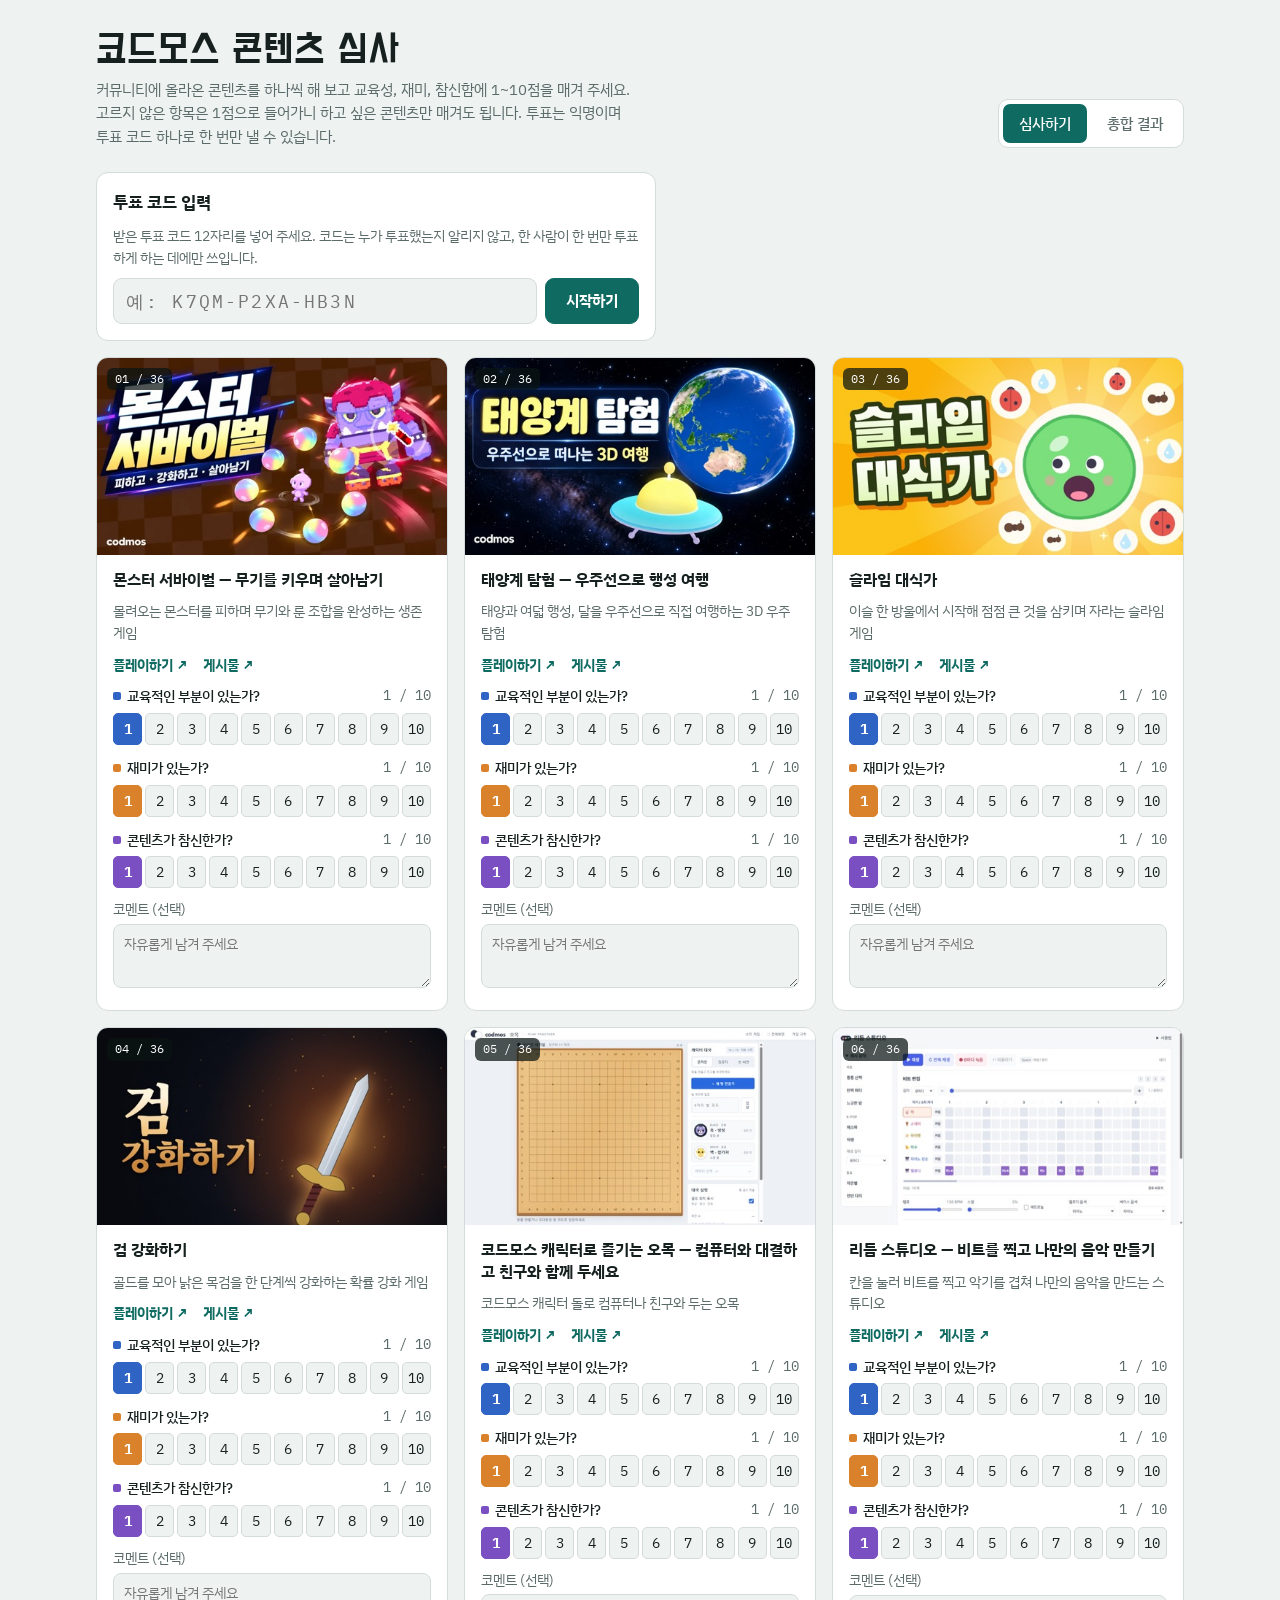
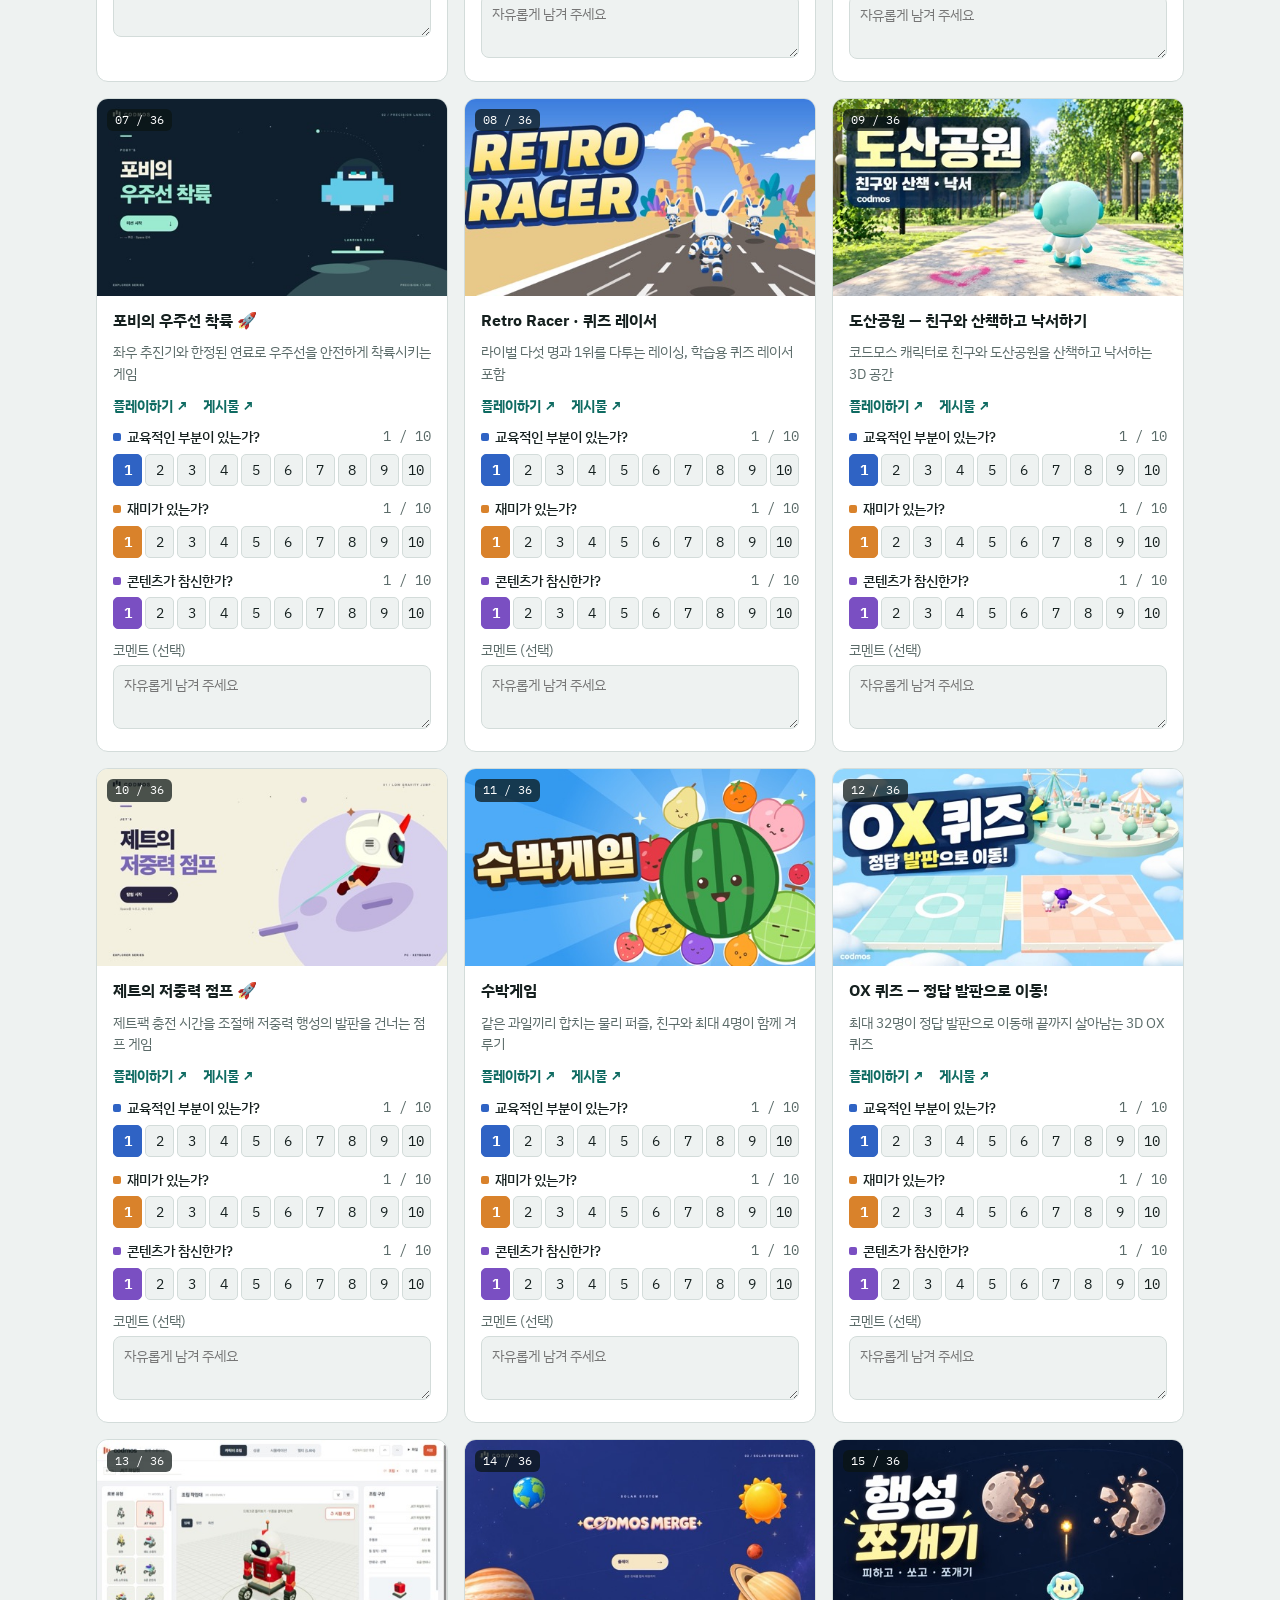
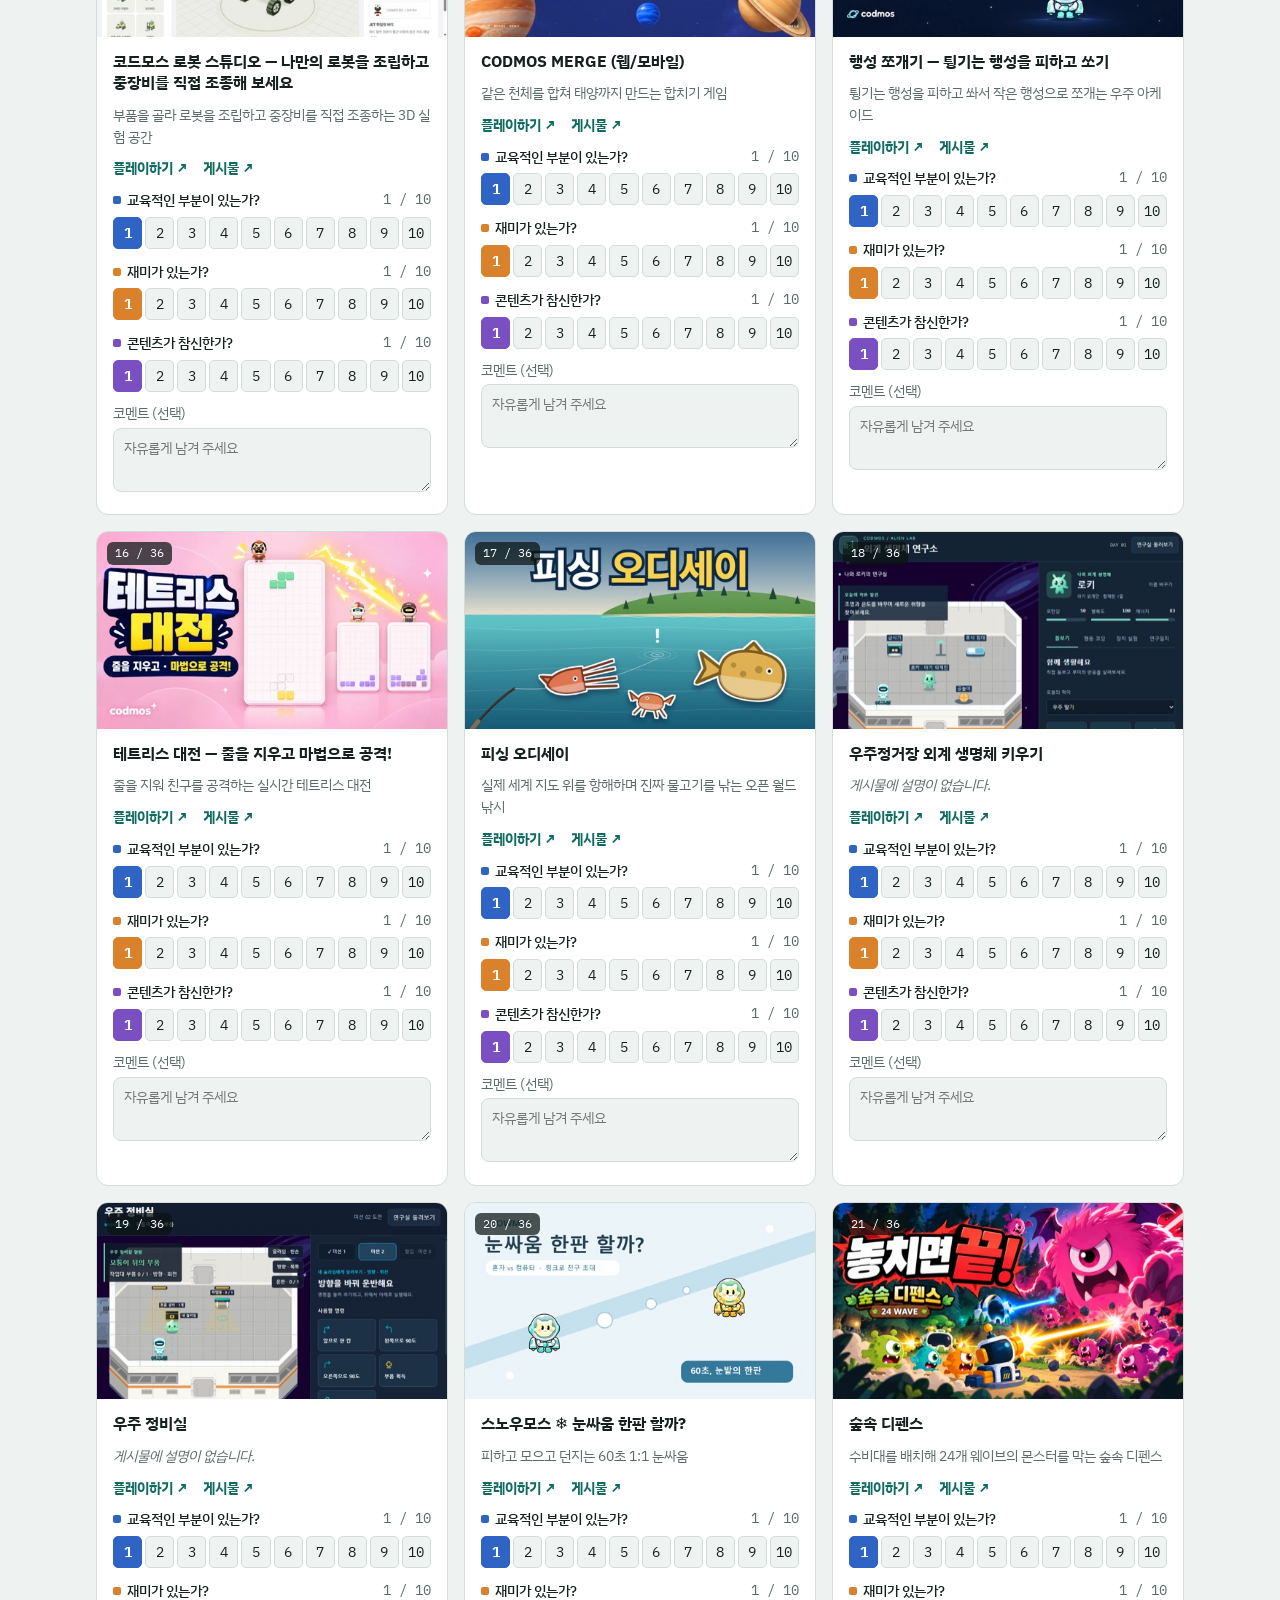
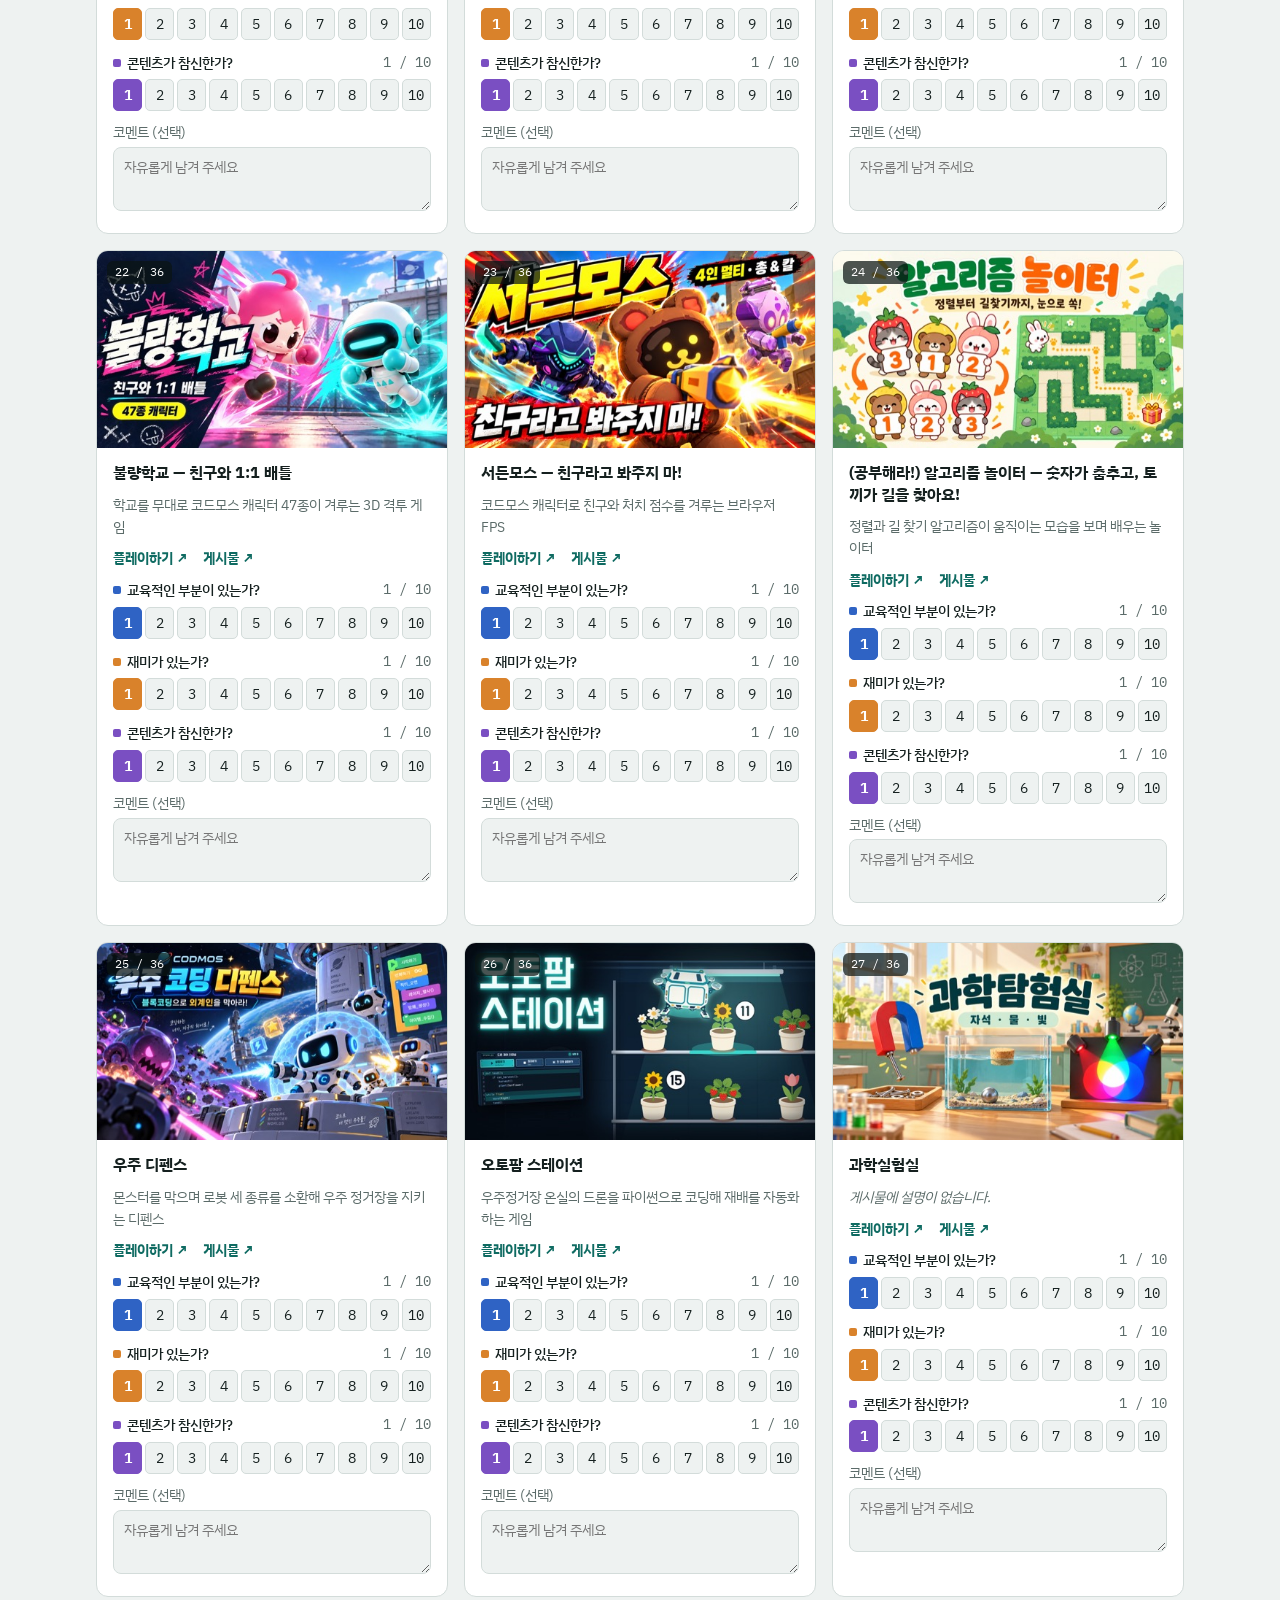
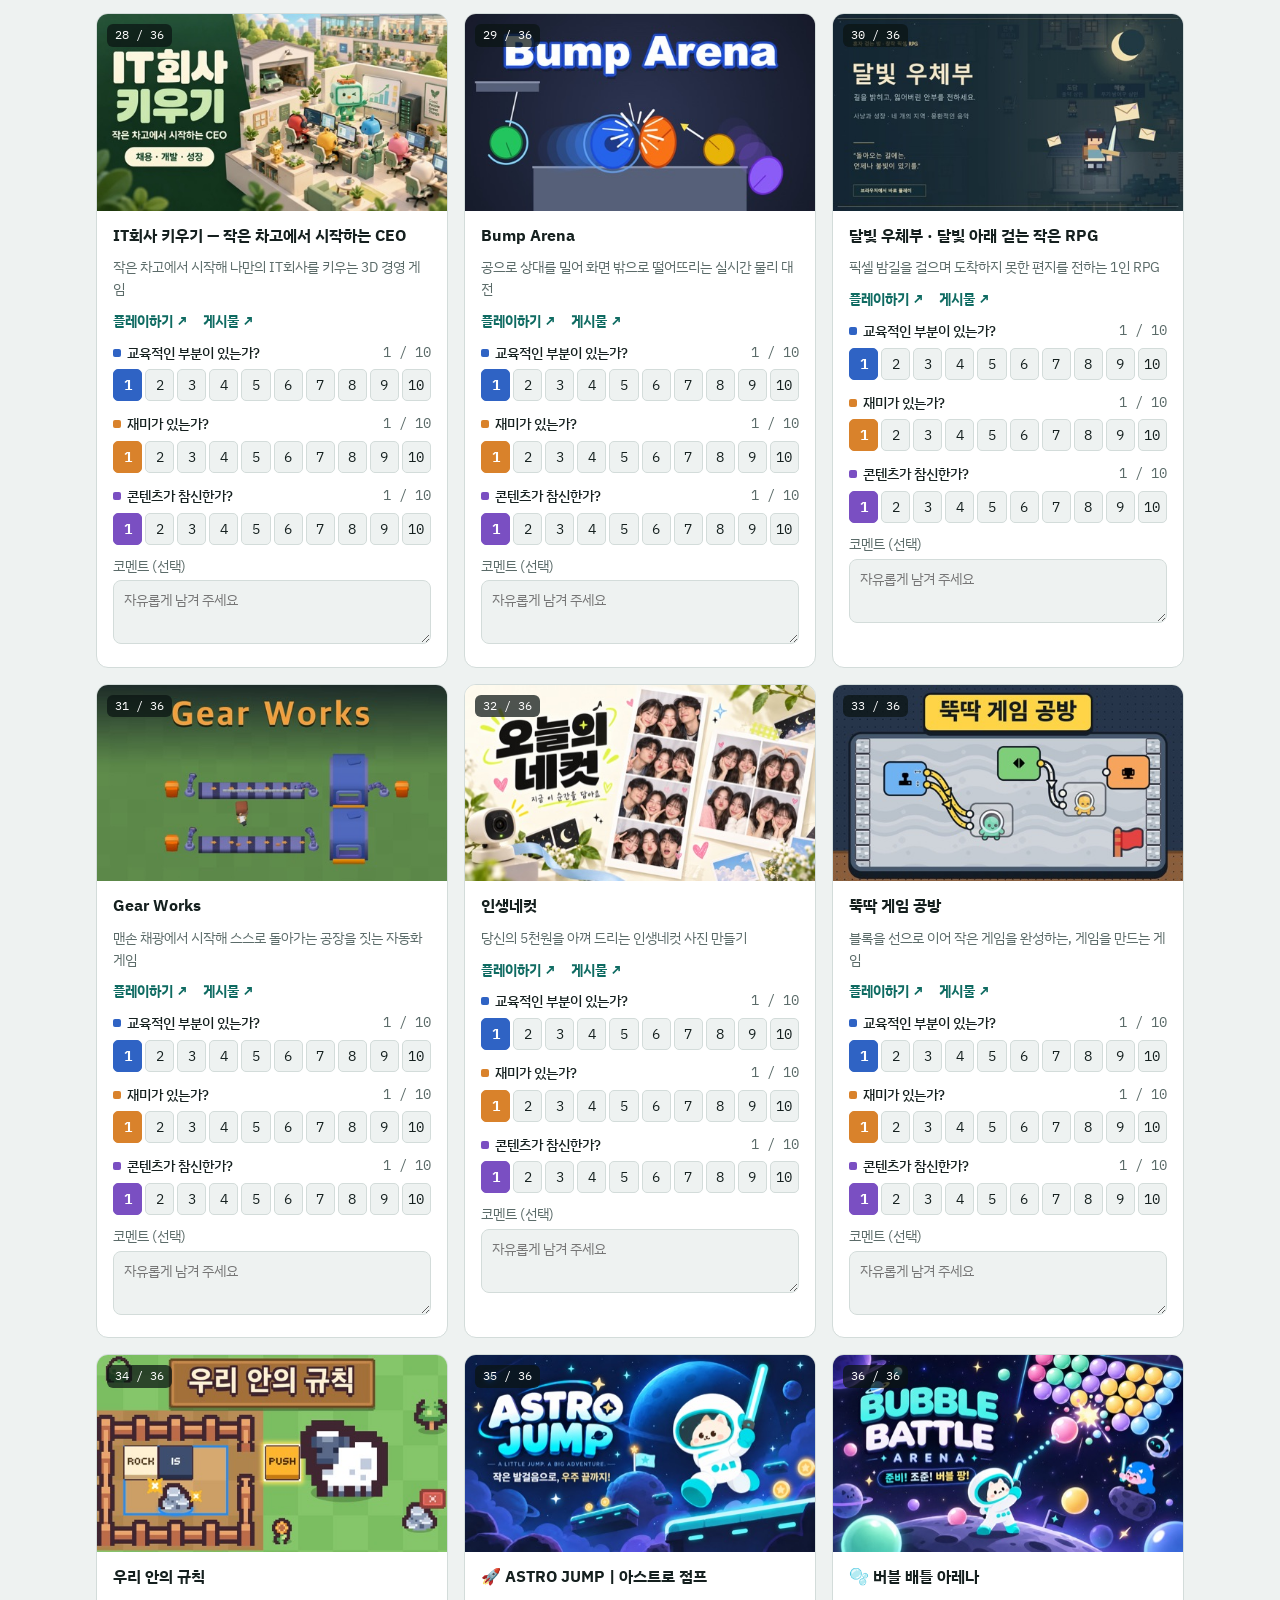
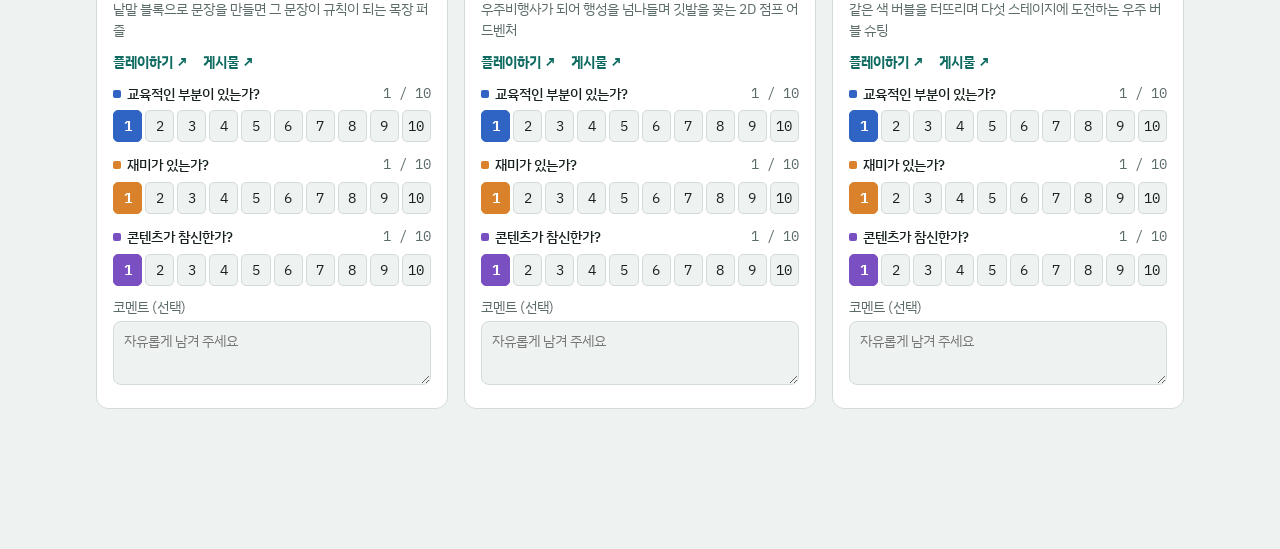
<file: index.html>
<!doctype html>
<html lang="ko">
<head>
<meta charset="utf-8">
<meta name="viewport" content="width=device-width, initial-scale=1, viewport-fit=cover">
<title>코드모스 콘텐츠 심사</title>
<link rel="preconnect" href="https://fonts.googleapis.com">
<link rel="preconnect" href="https://fonts.gstatic.com" crossorigin>
<link rel="stylesheet" href="https://fonts.googleapis.com/css2?family=Do+Hyeon&family=IBM+Plex+Sans+KR:wght@400;500;700&family=IBM+Plex+Mono:wght@500&display=swap">
<link rel="stylesheet" href="style.css">
</head>
<body>
<div class="wrap">
  <header class="top">
    <div>
      <h1>코드모스 콘텐츠 심사</h1>
      <p class="lead">커뮤니티에 올라온 콘텐츠를 하나씩 해 보고 교육성, 재미, 참신함에 1~10점을 매겨 주세요. 고르지 않은 항목은 1점으로 들어가니 하고 싶은 콘텐츠만 매겨도 됩니다. 투표는 익명이며 투표 코드 하나로 한 번만 낼 수 있습니다.</p>
    </div>
    <nav class="tabs" role="tablist">
      <button id="tab-vote" role="tab" aria-selected="true">심사하기</button>
      <button id="tab-result" role="tab" aria-selected="false">총합 결과</button>
    </nav>
  </header>
  <div id="status" class="notice" hidden></div>
</div>

<main id="view-vote">
  <div class="wrap">
    <section class="gate" id="gate">
      <h2>투표 코드 입력</h2>
      <p>받은 투표 코드 12자리를 넣어 주세요. 코드는 누가 투표했는지 알리지 않고, 한 사람이 한 번만 투표하게 하는 데에만 쓰입니다.</p>
      <form id="code-form">
        <input id="code-input" autocomplete="off" autocapitalize="characters" spellcheck="false" placeholder="예: K7QM-P2XA-HB3N" maxlength="18" aria-label="투표 코드">
        <button class="btn" id="code-go" type="submit">시작하기</button>
      </form>
      <div class="err" id="code-err" hidden></div>
    </section>

    <div id="ballot-area" hidden>
      <div class="who">
        <span>투표 코드 <code id="who-code"></code></span>
        <button class="linkbtn" id="switch-code" type="button">다른 코드로 바꾸기</button>
      </div>
      <div class="voted" id="voted" hidden>
        <p id="voted-text">이 코드로 투표를 냈습니다. 아래는 내가 낸 점수입니다.</p>
        <button class="btn ghost" id="cancel-vote" type="button">투표 취소하고 다시 하기</button>
        <div class="confirm" id="cancel-confirm" hidden>
          <span>낸 투표를 지우고 점수를 다시 고칩니다. 다시 제출해야 반영됩니다.</span>
          <button class="btn ghost" id="cancel-no" type="button">그대로 두기</button>
          <button class="btn" id="cancel-yes" type="button">투표 취소</button>
        </div>
      </div>
      <div class="legend">
        <span style="--c: var(--edu)">교육: 배울 거리가 있는가</span>
        <span style="--c: var(--fun)">재미: 즐겁게 할 수 있는가</span>
        <span style="--c: var(--novel)">참신: 새로운 생각이 담겼는가</span>
      </div>
      <div class="filters">
        <label><input type="checkbox" id="only-todo"> 아직 점수를 바꾸지 않은 것만 보기</label>
      </div>
    </div>
    <div class="grid" id="grid"></div>
  </div>
  <div class="bar" id="bar" hidden>
    <div class="wrap">
      <div class="progress">
        <div class="progress-text"><span id="progress-label"></span><span class="n" id="progress-n">0 / 0</span></div>
        <div class="track"><div class="fill" id="progress-fill"></div></div>
      </div>
      <button class="btn" id="submit" type="button" disabled>제출하기</button>
      <div class="confirm" id="confirm" hidden>
        <span>이대로 제출할까요? 나중에 취소하고 다시 낼 수 있습니다.</span>
        <button class="btn ghost" id="confirm-no" type="button">계속 고치기</button>
        <button class="btn" id="confirm-yes" type="button">최종 제출</button>
      </div>
    </div>
  </div>
</main>

<main id="view-result" hidden>
  <div class="wrap">
    <div id="result-body">
      <div class="stats">
        <div class="stat"><b id="st-voters">0</b><span>참여한 사람</span></div>
        <div class="stat"><b id="st-entries">0</b><span>심사한 콘텐츠</span></div>
        <div class="stat"><b id="st-comments">0</b><span>남긴 코멘트</span></div>
        <button class="btn ghost refresh" id="refresh" type="button">새로고침</button>
        <button class="btn ghost" id="export" type="button">JSON 내보내기</button>
      </div>
      <div class="sortbar" id="sortbar">정렬
        <button data-k="total" aria-pressed="true">총점</button>
        <button data-k="0">교육</button>
        <button data-k="1">재미</button>
        <button data-k="2">참신</button>
      </div>
      <ol class="ranks" id="ranks"></ol>
    </div>
  </div>
</main>

<script>
const ENTRIES = [{"id": "7b8e8d22", "title": "몬스터 서바이벌 — 무기를 키우며 살아남기", "desc": "몰려오는 몬스터를 피하며 무기와 룬 조합을 완성하는 생존 게임", "url": "https://boominkimlogibros.github.io/codmos-survival/play/", "post": "https://codmos-creator-studio.bm33728090.chatgpt.site/#community/7b8e8d225443461f897f453d487be6aa"}, {"id": "37792b92", "title": "태양계 탐험 — 우주선으로 행성 여행", "desc": "태양과 여덟 행성, 달을 우주선으로 직접 여행하는 3D 우주 탐험", "url": "https://codmos-space-travel.bm33728090.chatgpt.site/", "post": "https://codmos-creator-studio.bm33728090.chatgpt.site/#community/37792b92e80d32831c1d369f86cbd12a"}, {"id": "d9659ab6", "title": "슬라임 대식가", "desc": "이슬 한 방울에서 시작해 점점 큰 것을 삼키며 자라는 슬라임 게임", "url": "https://claude.ai/artifact/924B6JA2fV3szey8uBQVQY", "post": "https://codmos-creator-studio.bm33728090.chatgpt.site/#community/d9659ab6380a5b75f3db8302c0ca1652"}, {"id": "491d8e0d", "title": "검 강화하기", "desc": "골드를 모아 낡은 목검을 한 단계씩 강화하는 확률 강화 게임", "url": "https://claude.ai/artifact/LLrkFtJ2W7pXpWNpXJFdqh", "post": "https://codmos-creator-studio.bm33728090.chatgpt.site/#community/491d8e0defb69bfb295ac0ec19b4ff30"}, {"id": "b9a82959", "title": "코드모스 캐릭터로 즐기는 오목 — 컴퓨터와 대결하고 친구와 함께 두세요", "desc": "코드모스 캐릭터 돌로 컴퓨터나 친구와 두는 오목", "url": "https://codmos-omok.pages.dev/", "post": "https://codmos-creator-studio.bm33728090.chatgpt.site/#community/b9a82959a7aafb36e302527b5853ee4f"}, {"id": "4bd4b034", "title": "리듬 스튜디오 — 비트를 찍고 나만의 음악 만들기", "desc": "칸을 눌러 비트를 찍고 악기를 겹쳐 나만의 음악을 만드는 스튜디오", "url": "https://codmos-rhythm-studio.pages.dev/", "post": "https://codmos-creator-studio.bm33728090.chatgpt.site/#community/4bd4b0340eed4ae533c90cc9081dfe07"}, {"id": "4e0d53a2", "title": "포비의 우주선 착륙 🚀", "desc": "좌우 추진기와 한정된 연료로 우주선을 안전하게 착륙시키는 게임", "url": "https://app.notion.com/p/3f13188c425b809aac02e0b5b0c493b0", "post": "https://codmos-creator-studio.bm33728090.chatgpt.site/#community/4e0d53a259ebc4af4f54f4c634f3fc13"}, {"id": "0a7ff668", "title": "Retro Racer · 퀴즈 레이서", "desc": "라이벌 다섯 명과 1위를 다투는 레이싱, 학습용 퀴즈 레이서 포함", "url": "https://geonwoologibros.github.io/retro-racer/", "post": "https://codmos-creator-studio.bm33728090.chatgpt.site/#community/0a7ff6689b95b3a5f7174440cfc14cb2"}, {"id": "cc1e3438", "title": "도산공원 — 친구와 산책하고 낙서하기", "desc": "코드모스 캐릭터로 친구와 도산공원을 산책하고 낙서하는 3D 공간", "url": "https://dosan-park.onrender.com/", "post": "https://codmos-creator-studio.bm33728090.chatgpt.site/#community/cc1e3438cec621dbec75c7bb6ea490f4"}, {"id": "77df80c9", "title": "제트의 저중력 점프 🚀", "desc": "제트팩 충전 시간을 조절해 저중력 행성의 발판을 건너는 점프 게임", "url": "https://app.notion.com/p/logibros/3f23188c425b809b8cf9fba30fa520ac", "post": "https://codmos-creator-studio.bm33728090.chatgpt.site/#community/77df80c91432c8a4c3b6209fdc318e9a"}, {"id": "d9266213", "title": "수박게임", "desc": "같은 과일끼리 합치는 물리 퍼즐, 친구와 최대 4명이 함께 겨루기", "url": "https://geonwoologibros.github.io/suika-game/", "post": "https://codmos-creator-studio.bm33728090.chatgpt.site/#community/d9266213af54438dcd19a2d10d02aeca"}, {"id": "78f826dd", "title": "OX 퀴즈 — 정답 발판으로 이동!", "desc": "최대 32명이 정답 발판으로 이동해 끝까지 살아남는 3D OX 퀴즈", "url": "https://dosan-park.onrender.com/quiz.html", "post": "https://codmos-creator-studio.bm33728090.chatgpt.site/#community/78f826dd931a9b90886fa0d053a72c88"}, {"id": "cf17fe2a", "title": "코드모스 로봇 스튜디오 — 나만의 로봇을 조립하고 중장비를 직접 조종해 보세요", "desc": "부품을 골라 로봇을 조립하고 중장비를 직접 조종하는 3D 실험 공간", "url": "https://codmos-robot-lab.pages.dev/robot-lab?mode=build", "post": "https://codmos-creator-studio.bm33728090.chatgpt.site/#community/cf17fe2acc7e713d62725a50eae35d98"}, {"id": "88d8311d", "title": "CODMOS MERGE (웹/모바일)", "desc": "같은 천체를 합쳐 태양까지 만드는 합치기 게임", "url": "https://codmos-merge.hw-kim.chatgpt.site/", "post": "https://codmos-creator-studio.bm33728090.chatgpt.site/#community/88d8311db08a73e548361816034eeffc"}, {"id": "196e8ade", "title": "행성 쪼개기 — 튕기는 행성을 피하고 쏘기", "desc": "튕기는 행성을 피하고 쏴서 작은 행성으로 쪼개는 우주 아케이드", "url": "https://dosan-park.onrender.com/pang.html", "post": "https://codmos-creator-studio.bm33728090.chatgpt.site/#community/196e8ade6d6026f4e22c83f2018da18b"}, {"id": "09546b06", "title": "테트리스 대전 — 줄을 지우고 마법으로 공격!", "desc": "줄을 지워 친구를 공격하는 실시간 테트리스 대전", "url": "https://dosan-park.onrender.com/tetris.html", "post": "https://codmos-creator-studio.bm33728090.chatgpt.site/#community/09546b06eba9322a7cabbc96c47cabdf"}, {"id": "4d648928", "title": "피싱 오디세이", "desc": "실제 세계 지도 위를 항해하며 진짜 물고기를 낚는 오픈 월드 낚시", "url": "https://claude.ai/artifact/31KJhMPNjrbu4QEyKD7g2j", "post": "https://codmos-creator-studio.bm33728090.chatgpt.site/#community/4d6489289e89866c6b976780217268bb"}, {"id": "fd6cd783", "title": "우주정거장 외계 생명체 키우기", "desc": "", "url": "https://codmos-alien-lab.joy-h768077209.chatgpt.site/", "post": "https://codmos-creator-studio.bm33728090.chatgpt.site/#community/fd6cd7834a0924b7322720705661f537"}, {"id": "081b51bc", "title": "우주 정비실", "desc": "", "url": "https://codmos-robot-lab.joy-h768077209.chatgpt.site/", "post": "https://codmos-creator-studio.bm33728090.chatgpt.site/#community/081b51bcf3c0044156483a0045585518"}, {"id": "37e38e6d", "title": "스노우모스 ❄️ 눈싸움 한판 할까?", "desc": "피하고 모으고 던지는 60초 1:1 눈싸움", "url": "https://snowmos-snowball-duel.snowy-stone-4379.chatgpt.site/", "post": "https://codmos-creator-studio.bm33728090.chatgpt.site/#community/37e38e6dd16d7c7ff10b4191fe8c545f"}, {"id": "75ee8115", "title": "숲속 디펜스", "desc": "수비대를 배치해 24개 웨이브의 몬스터를 막는 숲속 디펜스", "url": "https://forest-defense.snowy-stone-4379.chatgpt.site/", "post": "https://codmos-creator-studio.bm33728090.chatgpt.site/#community/75ee8115ce5ec5f53214dede155d589c"}, {"id": "b4eca811", "title": "불량학교 — 친구와 1:1 배틀", "desc": "학교를 무대로 코드모스 캐릭터 47종이 겨루는 3D 격투 게임", "url": "https://dosan-park.onrender.com/fight.html", "post": "https://codmos-creator-studio.bm33728090.chatgpt.site/#community/b4eca8113ab203a92b24bea52323b06c"}, {"id": "e1d73556", "title": "서든모스 — 친구라고 봐주지 마!", "desc": "코드모스 캐릭터로 친구와 처치 점수를 겨루는 브라우저 FPS", "url": "https://suddenmos.sbw0121.workers.dev/", "post": "https://codmos-creator-studio.bm33728090.chatgpt.site/#community/e1d7355623d6e07c08e8e6880f85ec66"}, {"id": "aa841986", "title": "(공부해라!) 알고리즘 놀이터 — 숫자가 춤추고, 토끼가 길을 찾아요!", "desc": "정렬과 길 찾기 알고리즘이 움직이는 모습을 보며 배우는 놀이터", "url": "https://codmos-algorithm-playground.sbw0121.workers.dev/", "post": "https://codmos-creator-studio.bm33728090.chatgpt.site/#community/aa8419865fecd0b94c3d316c5f5758bd"}, {"id": "f2fedd0a", "title": "우주 디펜스", "desc": "몬스터를 막으며 로봇 세 종류를 소환해 우주 정거장을 지키는 디펜스", "url": "https://codmos-space-defense.joy-h768077209.chatgpt.site/", "post": "https://codmos-creator-studio.bm33728090.chatgpt.site/#community/f2fedd0a5413329ea80bfaeb27b5bcc7"}, {"id": "72f639b2", "title": "오토팜 스테이션", "desc": "우주정거장 온실의 드론을 파이썬으로 코딩해 재배를 자동화하는 게임", "url": "https://geonwoologibros.github.io/autofarm-station/", "post": "https://codmos-creator-studio.bm33728090.chatgpt.site/#community/72f639b207800bc575fe689038e6cb00"}, {"id": "d78b7e1d", "title": "과학실험실", "desc": "", "url": "https://little-science-lab.polite-swift-2868.chatgpt.site", "post": "https://codmos-creator-studio.bm33728090.chatgpt.site/#community/d78b7e1d55f4d23e63410ee395f5e9db"}, {"id": "2e9fb114", "title": "IT회사 키우기 — 작은 차고에서 시작하는 CEO", "desc": "작은 차고에서 시작해 나만의 IT회사를 키우는 3D 경영 게임", "url": "https://dosan-park.onrender.com/company.html", "post": "https://codmos-creator-studio.bm33728090.chatgpt.site/#community/2e9fb1145eb78ddcc6410a6b0a754e53"}, {"id": "d384f503", "title": "Bump Arena", "desc": "공으로 상대를 밀어 화면 밖으로 떨어뜨리는 실시간 물리 대전", "url": "https://geonwoologibros.github.io/bump-arena/", "post": "https://codmos-creator-studio.bm33728090.chatgpt.site/#community/d384f503e27832c6528742dd962dadd4"}, {"id": "a61587fb", "title": "달빛 우체부 · 달빛 아래 걷는 작은 RPG", "desc": "픽셀 밤길을 걸으며 도착하지 못한 편지를 전하는 1인 RPG", "url": "https://moonlit-post-online.sbw0121.workers.dev/", "post": "https://codmos-creator-studio.bm33728090.chatgpt.site/#community/a61587fb9e47e6bdb650ab232eca0e29"}, {"id": "29141646", "title": "Gear Works", "desc": "맨손 채광에서 시작해 스스로 돌아가는 공장을 짓는 자동화 게임", "url": "https://claude.ai/artifact/Q6ikbknCNXthJEaaWuvYwN", "post": "https://codmos-creator-studio.bm33728090.chatgpt.site/#community/29141646709111ed34e3d88e6f238c1d"}, {"id": "ae2071ee", "title": "인생네컷", "desc": "당신의 5천원을 아껴 드리는 인생네컷 사진 만들기", "url": "https://four-cut-moments.polite-swift-2868.chatgpt.site/", "post": "https://codmos-creator-studio.bm33728090.chatgpt.site/#community/ae2071eea0f3a01d9f337cffb2801bbb"}, {"id": "e3146d49", "title": "뚝딱 게임 공방", "desc": "블록을 선으로 이어 작은 게임을 완성하는, 게임을 만드는 게임", "url": "https://claude.ai/artifact/RV6E14Fy8aXUH61jmMBUv4", "post": "https://codmos-creator-studio.bm33728090.chatgpt.site/#community/e3146d49dfeafa366303ec8b0a0ef022"}, {"id": "40020711", "title": "우리 안의 규칙", "desc": "낱말 블록으로 문장을 만들면 그 문장이 규칙이 되는 목장 퍼즐", "url": "https://claude.ai/artifact/85TBZ99oFqKrLDsk5cWPkD", "post": "https://codmos-creator-studio.bm33728090.chatgpt.site/#community/40020711c88cf69a1c29437a2fed80ec"}, {"id": "27e3a039", "title": "🚀 ASTRO JUMP | 아스트로 점프", "desc": "우주비행사가 되어 행성을 넘나들며 깃발을 꽂는 2D 점프 어드벤처", "url": "https://codmos-astro-jump.joy-h768077209.chatgpt.site/", "post": "https://codmos-creator-studio.bm33728090.chatgpt.site/#community/27e3a039a4fbc3fec2fb4de40bd771e4"}, {"id": "5c2888c3", "title": "🫧 버블 배틀 아레나", "desc": "같은 색 버블을 터뜨리며 다섯 스테이지에 도전하는 우주 버블 슈팅", "url": "https://bubble-battle-arena.joy-h768077209.chatgpt.site/", "post": "https://codmos-creator-studio.bm33728090.chatgpt.site/#community/5c2888c3b1ddd7479e5d080666e1bdb8"}];
const CRITS = [
  { key: "edu", label: "교육", q: "교육적인 부분이 있는가?", c: "var(--edu)" },
  { key: "fun", label: "재미", q: "재미가 있는가?", c: "var(--fun)" },
  { key: "novel", label: "참신", q: "콘텐츠가 참신한가?", c: "var(--novel)" },
];
const $ = (id) => document.getElementById(id);
const store = {
  get(k) { try { return localStorage.getItem(k); } catch (e) { return null; } },
  set(k, v) { try { localStorage.setItem(k, v); } catch (e) {} },
  del(k) { try { localStorage.removeItem(k); } catch (e) {} },
};
const CODE_KEY = "codmos-score:code";
const DRAFT_PREFIX = "codmos-score:draft:";
const TAB_KEY = "codmos-score:tab";

// ── Firestore REST ──
// 보안 규칙은 game-projects/gardener-replaced/firestore.rules의 codmos 부분에 있다.
const PROJECT = "autofarm-station";
const API_KEY = "AIzaSyBRFowkjGME7XMab-YWqwMb6eT0QYLz730";
const DOC_ROOT = `projects/${PROJECT}/databases/(default)/documents`;
const API = "https://firestore.googleapis.com/v1/";

function enc(v) {
  if (typeof v === "string") return { stringValue: v };
  if (typeof v === "number") return Number.isInteger(v) ? { integerValue: String(v) } : { doubleValue: v };
  if (Array.isArray(v)) return { arrayValue: { values: v.map(enc) } };
  if (v && typeof v === "object") return { mapValue: { fields: encFields(v) } };
  return { nullValue: null };
}
function encFields(o) { const f = {}; for (const k in o) f[k] = enc(o[k]); return f; }
function dec(v) {
  if ("stringValue" in v) return v.stringValue;
  if ("integerValue" in v) return Number(v.integerValue);
  if ("doubleValue" in v) return v.doubleValue;
  if ("arrayValue" in v) return (v.arrayValue.values || []).map(dec);
  if ("mapValue" in v) return decFields(v.mapValue.fields || {});
  if ("timestampValue" in v) return v.timestampValue;
  return null;
}
function decFields(f) { const o = {}; for (const k in f) o[k] = dec(f[k]); return o; }

async function getDoc(path) {
  const r = await fetch(`${API}${DOC_ROOT}/${path}?key=${API_KEY}`);
  if (r.status === 404 || r.status === 403) return null;
  if (!r.ok) throw new Error("http " + r.status);
  const j = await r.json();
  return decFields(j.fields || {});
}
async function listBallots() {
  const out = [];
  let token = "";
  for (let i = 0; i < 20; i++) {
    const r = await fetch(`${API}${DOC_ROOT}/codmosBallots?pageSize=300&key=${API_KEY}${token ? "&pageToken=" + encodeURIComponent(token) : ""}`);
    if (!r.ok) throw new Error("http " + r.status);
    const j = await r.json();
    (j.documents || []).forEach((d) => out.push(decFields(d.fields || {})));
    if (!j.nextPageToken) break;
    token = j.nextPageToken;
  }
  return out;
}
async function commit(writes) {
  const r = await fetch(`${API}${DOC_ROOT}:commit?key=${API_KEY}`, {
    method: "POST", headers: { "Content-Type": "application/json" }, body: JSON.stringify({ writes }),
  });
  if (!r.ok) { const e = new Error("http " + r.status); e.status = r.status; throw e; }
}
const docName = (path) => `${DOC_ROOT}/${path}`;
// 코드가 유효하면 규칙이 읽기를 허용해 404(문서 없음)가, 무효하면 403이 온다.
async function checkCode(hh) {
  const r = await fetch(`${API}${DOC_ROOT}/codmosCodes/${hh}?key=${API_KEY}`);
  if (r.status === 404 || r.ok) return true;
  if (r.status === 403) return false;
  throw new Error("http " + r.status);
}

// ── 투표 코드 ──
function normCode(s) { return String(s || "").toUpperCase().replace(/[^A-Z0-9]/g, ""); }
function showCode(c) { return c.length === 12 ? [c.slice(0, 4), c.slice(4, 8), c.slice(8)].join("-") : c; }
async function hashCode(c) {
  const buf = await crypto.subtle.digest("SHA-256", new TextEncoder().encode("codmos-score:v1:" + c));
  return [...new Uint8Array(buf)].map((b) => b.toString(16).padStart(2, "0")).join("");
}
function newNonce() { const a = new Uint8Array(16); crypto.getRandomValues(a); return [...a].map((b) => b.toString(16).padStart(2, "0")).join(""); }

// ── 상태 ──
let code = null, h = null, myBallot = null, ballots = null, sortKey = "total", busy = false;
let draft = { scores: {}, comments: {} };
function loadDraft() {
  draft = { scores: {}, comments: {} };
  try { const s = JSON.parse(store.get(DRAFT_PREFIX + h) || "null"); if (s && s.scores) draft = { scores: s.scores, comments: s.comments || {} }; } catch (e) {}
}
function saveDraft() { if (h) store.set(DRAFT_PREFIX + h, JSON.stringify(draft)); }

// 점수를 고르지 않은 항목은 1점으로 낸다.
const DEFAULT_SCORES = [1, 1, 1];
function scoresOf(id) { const s = draft.scores[id]; return Array.isArray(s) && s.length === 3 && s.every((v) => v >= 1 && v <= 10) ? s : DEFAULT_SCORES.slice(); }
function isTouched(id) { return Array.isArray(draft.scores[id]); }
function locked() { return !code || !!myBallot; }
function showStatus(text, warn) { const el = $("status"); el.textContent = text || ""; el.className = "notice" + (warn ? " warn" : ""); el.hidden = !text; }

// ── 심사 카드 ──
function buildGrid() {
  const grid = $("grid");
  grid.textContent = "";
  ENTRIES.forEach((e, i) => {
    const card = document.createElement("article");
    card.className = "card"; card.id = "card-" + e.id;
    card.innerHTML = `
      <div class="thumb"><img loading="lazy" alt=""><span class="num"></span><span class="badge" hidden>매김</span></div>
      <div class="body">
        <h2 class="title"></h2>
        <p class="desc"></p>
        <div class="meta"><a target="_blank" rel="noopener" class="play">플레이하기 ↗</a><a target="_blank" rel="noopener" class="post">게시물 ↗</a></div>
        <div class="crits"></div>
        <div class="comment"><label for="cm-${e.id}">코멘트 (선택)</label><textarea id="cm-${e.id}" maxlength="500" placeholder="자유롭게 남겨 주세요"></textarea></div>
      </div>`;
    const img = card.querySelector("img");
    img.src = "thumbs/" + e.id + ".jpg"; img.alt = e.title + " 썸네일";
    card.querySelector(".num").textContent = String(i + 1).padStart(2, "0") + " / " + ENTRIES.length;
    card.querySelector(".title").textContent = e.title;
    const d = card.querySelector(".desc");
    if (e.desc) d.textContent = e.desc; else { d.textContent = "게시물에 설명이 없습니다."; d.classList.add("none"); }
    card.querySelector(".play").href = e.url;
    card.querySelector(".post").href = e.post;
    const crits = card.querySelector(".crits");
    CRITS.forEach((c, ci) => {
      const row = document.createElement("div");
      row.className = "crit"; row.style.setProperty("--c", c.c);
      row.innerHTML = `<div class="crit-head"><b></b><span class="val">-</span></div><div class="scale" role="radiogroup"></div>`;
      row.querySelector("b").textContent = c.q;
      const scale = row.querySelector(".scale");
      scale.setAttribute("aria-label", e.title + " " + c.label + " 점수");
      for (let v = 1; v <= 10; v++) {
        const b = document.createElement("button");
        b.type = "button"; b.textContent = v; b.dataset.ci = ci; b.dataset.v = v;
        b.setAttribute("role", "radio"); b.setAttribute("aria-label", v + "점");
        scale.appendChild(b);
      }
      crits.appendChild(row);
    });
    const ta = card.querySelector("textarea");
    ta.addEventListener("input", () => { draft.comments[e.id] = ta.value; saveDraft(); });
    card.addEventListener("click", (ev) => {
      const b = ev.target.closest(".scale button");
      if (!b || locked()) return;
      const s = scoresOf(e.id);
      s[+b.dataset.ci] = +b.dataset.v;
      draft.scores[e.id] = s;
      saveDraft();
      paintCard(e.id); paintProgress(); applyFilter();
    });
    grid.appendChild(card);
  });
}

function paintCard(id) {
  const card = $("card-" + id);
  const s = scoresOf(id);
  card.querySelectorAll(".scale").forEach((scale, ci) => {
    scale.querySelectorAll("button").forEach((b) => {
      const v = +b.dataset.v;
      b.classList.toggle("on", s[ci] === v);
      b.classList.toggle("lit", s[ci] > v);
      b.setAttribute("aria-checked", s[ci] === v ? "true" : "false");
      b.disabled = locked();
    });
    scale.parentElement.querySelector(".val").textContent = s[ci] ? s[ci] + " / 10" : "-";
  });
  const ta = card.querySelector("textarea");
  if (document.activeElement !== ta) ta.value = draft.comments[id] || "";
  ta.disabled = locked();
  const done = isTouched(id);
  card.classList.toggle("done", done);
  card.querySelector(".badge").hidden = !done;
}
function paintAll() { ENTRIES.forEach((e) => paintCard(e.id)); paintProgress(); applyFilter(); }
function doneCount() { return ENTRIES.filter((e) => isTouched(e.id)).length; }

function paintProgress() {
  $("bar").hidden = !code || !!myBallot;
  const n = doneCount(), total = ENTRIES.length;
  $("progress-n").textContent = n + " / " + total;
  $("progress-fill").style.width = (n / total * 100) + "%";
  $("progress-label").textContent = n === total ? "모든 콘텐츠에 점수를 매겼습니다" : "점수를 고르지 않은 항목은 1점으로 제출됩니다";
  $("submit").disabled = busy;
}
function applyFilter() {
  const only = $("only-todo").checked && !locked();
  ENTRIES.forEach((e) => { $("card-" + e.id).hidden = only && isTouched(e.id); });
}

// 화면 전체를 지금 상태에 맞춘다
function render() {
  $("gate").hidden = !!code;
  $("ballot-area").hidden = !code;
  if (code) $("who-code").textContent = showCode(code);
  $("voted").hidden = !myBallot;
  $("cancel-vote").hidden = false; $("cancel-confirm").hidden = true;
  $("only-todo").disabled = !!myBallot;
  if (myBallot) $("only-todo").checked = false;
  paintAll();
  paintResults();
}

// ── 코드 확인 ──
async function useCode(raw, quiet) {
  const c = normCode(raw);
  const err = $("code-err");
  err.hidden = true;
  if (c.length !== 12) { if (!quiet) { err.textContent = "코드는 영문과 숫자 12자리입니다."; err.hidden = false; } return; }
  $("code-go").disabled = true;
  try {
    const hh = await hashCode(c);
    const valid = await checkCode(hh);
    if (!valid) {
      if (!quiet) { err.textContent = "등록되지 않은 코드입니다. 받은 코드를 다시 확인해 주세요."; err.hidden = false; }
      else store.del(CODE_KEY);
      return;
    }
    const ballot = await getDoc("codmosBallots/" + hh);
    code = c; h = hh; store.set(CODE_KEY, c);
    if (ballot && ballot.scores) {
      myBallot = ballot;
      draft = { scores: ballot.scores, comments: ballot.comments || {} };
    } else {
      myBallot = null;
      loadDraft();
    }
    showStatus("", false);
    render();
  } catch (e) {
    err.textContent = "서버에 연결하지 못했습니다. 잠시 후 다시 시도해 주세요."; err.hidden = false;
  } finally { $("code-go").disabled = false; }
}
$("code-form").addEventListener("submit", (ev) => { ev.preventDefault(); useCode($("code-input").value, false); });
$("switch-code").addEventListener("click", () => {
  code = null; h = null; myBallot = null; draft = { scores: {}, comments: {} };
  store.del(CODE_KEY); $("code-input").value = ""; showStatus("", false);
  render(); $("code-input").focus();
});

// ── 제출 ──
$("only-todo").addEventListener("change", applyFilter);
$("submit").addEventListener("click", () => { $("submit").hidden = true; $("confirm").hidden = false; });
$("confirm-no").addEventListener("click", () => { $("confirm").hidden = true; $("submit").hidden = false; paintProgress(); });
$("confirm-yes").addEventListener("click", async () => {
  if (busy) return;
  busy = true; $("confirm-yes").disabled = true;
  try {
    const scores = {}, comments = {};
    ENTRIES.forEach((e) => {
      scores[e.id] = scoresOf(e.id).slice(0, 3);
      const t = (draft.comments[e.id] || "").trim();
      if (t) comments[e.id] = t.slice(0, 500);
    });
    const nonce = newNonce();
    await commit([
      { update: { name: docName("codmosKeys/" + h), fields: encFields({ code, nonce }) } },
      {
        update: { name: docName("codmosBallots/" + h), fields: encFields({ v: 1, scores, comments, nonce }) },
        updateTransforms: [{ fieldPath: "at", setToServerValue: "REQUEST_TIME" }],
        currentDocument: { exists: false },
      },
    ]);
    myBallot = { v: 1, scores, comments };
    store.del(DRAFT_PREFIX + h);
    $("confirm").hidden = true; $("submit").hidden = false;
    showStatus("투표를 제출했습니다. 총합 결과에서 지금까지의 점수를 볼 수 있습니다.", false);
    ballots = null;
    render();
    window.scrollTo({ top: 0, behavior: "smooth" });
  } catch (e) {
    if (e.status >= 400 && e.status < 500) {
      // 다른 기기에서 같은 코드로 이미 냈을 수 있다. 서버 상태를 다시 읽는다.
      $("confirm").hidden = true; $("submit").hidden = false;
      await useCode(code, true);
      showStatus(myBallot
        ? "이 코드로 이미 낸 투표가 있습니다. 다시 하려면 먼저 투표를 취소해 주세요."
        : "투표를 저장하지 못했습니다. 코드를 다시 확인해 주세요.", true);
    } else {
      showStatus("제출하지 못했습니다. 인터넷 연결을 확인하고 다시 눌러 주세요.", true);
    }
  } finally { busy = false; $("confirm-yes").disabled = false; paintProgress(); }
});

// ── 취소하고 다시 하기 ──
$("cancel-vote").addEventListener("click", () => { $("cancel-vote").hidden = true; $("cancel-confirm").hidden = false; });
$("cancel-no").addEventListener("click", () => { $("cancel-vote").hidden = false; $("cancel-confirm").hidden = true; });
$("cancel-yes").addEventListener("click", async () => {
  if (busy) return;
  busy = true; $("cancel-yes").disabled = true;
  try {
    await commit([
      { update: { name: docName("codmosKeys/" + h), fields: encFields({ code, nonce: newNonce() }) } },
      { delete: docName("codmosBallots/" + h) },
    ]);
    // 낸 점수를 그대로 두고 고칠 수 있게 한다
    draft = { scores: myBallot.scores || {}, comments: myBallot.comments || {} };
    saveDraft();
    myBallot = null; ballots = null;
    if (!$("view-result").hidden) setTab("vote");
    showStatus("투표를 취소했습니다. 점수를 고친 뒤 다시 제출해 주세요.", false);
    render();
  } catch (e) {
    showStatus("투표를 취소하지 못했습니다. 잠시 후 다시 시도해 주세요.", true);
  } finally { busy = false; $("cancel-yes").disabled = false; }
});

// ── 탭 ──
function setTab(which) {
  $("tab-vote").setAttribute("aria-selected", which === "vote");
  $("tab-result").setAttribute("aria-selected", which === "result");
  $("view-vote").hidden = which !== "vote";
  $("view-result").hidden = which !== "result";
  store.set(TAB_KEY, which);
  paintResults();
}
$("tab-vote").addEventListener("click", () => setTab("vote"));
$("tab-result").addEventListener("click", () => setTab("result"));
$("sortbar").addEventListener("click", (ev) => {
  const b = ev.target.closest("button"); if (!b) return;
  sortKey = b.dataset.k;
  $("sortbar").querySelectorAll("button").forEach((x) => x.setAttribute("aria-pressed", x === b));
  paintResults();
});
$("refresh").addEventListener("click", () => { ballots = null; paintResults(); });
$("export").addEventListener("click", () => {
  if (!ballots) return;
  const r2 = (v) => Math.round(v * 100) / 100;
  const rows = aggregate().sort((a, b) => b.total - a.total || b.n - a.n);
  const data = {
    exportedAt: new Date().toISOString(),
    voters: ballots.length,
    criteria: CRITS.map((c) => ({ key: c.key, question: c.q })),
    results: rows.map((r, i) => ({
      rank: i + 1, id: r.e.id, title: r.e.title, desc: r.e.desc, url: r.e.url, post: r.e.post,
      voters: r.n,
      avg: Object.fromEntries(CRITS.map((c, ci) => [c.key, r2(r.avg[ci])])),
      total: r2(r.total),
      comments: r.comments,
    })),
  };
  const blob = new Blob([JSON.stringify(data, null, 2)], { type: "application/json" });
  const a = document.createElement("a");
  a.href = URL.createObjectURL(blob);
  a.download = "codmos-score-results-" + new Date().toISOString().slice(0, 10) + ".json";
  document.body.appendChild(a); a.click(); a.remove();
  setTimeout(() => URL.revokeObjectURL(a.href), 1000);
});

// ── 총합 ──
function validScore(v) { return Number.isInteger(v) && v >= 1 && v <= 10; }
function aggregate() {
  const agg = {};
  ENTRIES.forEach((e) => { agg[e.id] = { sum: [0, 0, 0], n: 0, comments: [] }; });
  ballots.forEach((b) => {
    const sc = b && b.scores; if (!sc || typeof sc !== "object") return;
    ENTRIES.forEach((e) => {
      const s = sc[e.id];
      if (Array.isArray(s) && s.length === 3 && s.every(validScore)) {
        const a = agg[e.id]; a.n++; s.forEach((v, i) => { a.sum[i] += v; });
      }
      const c = b.comments && b.comments[e.id];
      if (typeof c === "string" && c.trim()) agg[e.id].comments.push(c.trim().slice(0, 500));
    });
  });
  return ENTRIES.map((e) => {
    const a = agg[e.id];
    const avg = a.sum.map((s) => (a.n ? s / a.n : 0));
    return { e, n: a.n, avg, total: avg[0] + avg[1] + avg[2], comments: shuffle(a.comments, e.id) };
  });
}
// 코멘트 순서로 누가 썼는지 짐작하지 못하게 콘텐츠마다 다른 고정 순서로 섞는다.
function shuffle(arr, seed) {
  let x = 2166136261; for (const ch of seed) x = Math.imul(x ^ ch.charCodeAt(0), 16777619);
  const a = arr.slice().sort();
  for (let i = a.length - 1; i > 0; i--) { x = Math.imul(x ^ (x >>> 13), 1274126177); const j = (x >>> 0) % (i + 1); [a[i], a[j]] = [a[j], a[i]]; }
  return a;
}
const fmt = (v) => v.toFixed(1);

let loading = false;
async function paintResults() {
  if ($("view-result").hidden) return;
  if (ballots === null) {
    if (loading) return;
    loading = true; $("refresh").disabled = true; $("export").disabled = true;
    $("ranks").innerHTML = '<p class="empty">결과를 불러오는 중입니다</p>';
    try { ballots = await listBallots(); }
    catch (e) { $("ranks").innerHTML = '<p class="empty">결과를 불러오지 못했습니다. 새로고침을 눌러 주세요.</p>'; return; }
    finally { loading = false; $("refresh").disabled = false; $("export").disabled = !ballots; }
  }
  const rows = aggregate();
  const key = sortKey === "total" ? (r) => r.total : (r) => r.avg[+sortKey];
  rows.sort((a, b) => key(b) - key(a) || b.total - a.total || b.n - a.n);
  $("st-voters").textContent = ballots.length;
  $("st-entries").textContent = ENTRIES.length;
  $("st-comments").textContent = rows.reduce((s, r) => s + r.comments.length, 0);
  const list = $("ranks");
  const open = new Set([...list.querySelectorAll("details[open]")].map((d) => d.dataset.id));
  list.textContent = "";
  if (!ballots.length) { const p = document.createElement("p"); p.className = "empty"; p.textContent = "아직 제출된 투표가 없습니다. 첫 투표가 들어오면 여기에 순위가 나타납니다."; list.appendChild(p); return; }
  let prev = null, rank = 0;
  rows.forEach((r, i) => {
    const v = key(r); if (v !== prev) { rank = i + 1; prev = v; }
    const li = document.createElement("li");
    li.className = "rank";
    li.innerHTML = `
      <div class="rank-main">
        <div class="rank-no"></div>
        <img class="rank-thumb" alt="" loading="lazy">
        <div class="rank-info"><h3 class="title"></h3><p class="desc"></p><div class="meta"><a target="_blank" rel="noopener" class="play">플레이하기 ↗</a></div><div class="bars"></div></div>
        <div class="total"><b></b><span></span></div>
      </div>`;
    li.querySelector(".rank-no").textContent = r.n ? rank : "-";
    li.querySelector(".rank-thumb").src = "thumbs/" + r.e.id + ".jpg";
    li.querySelector(".title").textContent = r.e.title;
    const d = li.querySelector(".desc");
    if (r.e.desc) d.textContent = r.e.desc; else { d.textContent = "게시물에 설명이 없습니다."; d.classList.add("none"); }
    li.querySelector(".play").href = r.e.url;
    const bars = li.querySelector(".bars");
    CRITS.forEach((c, ci) => {
      const m = document.createElement("div");
      m.className = "mini"; m.style.setProperty("--c", c.c);
      m.innerHTML = `<span></span><div class="t"><i></i></div><span class="v"></span>`;
      m.children[0].textContent = c.label;
      m.querySelector("i").style.width = (r.avg[ci] * 10) + "%";
      m.querySelector(".v").textContent = r.n ? fmt(r.avg[ci]) : "-";
      bars.appendChild(m);
    });
    li.querySelector(".total b").textContent = r.n ? (sortKey === "total" ? fmt(r.total) : fmt(r.avg[+sortKey])) : "-";
    li.querySelector(".total span").textContent = (sortKey === "total" ? "총점 / 30" : CRITS[+sortKey].label + " 평균 / 10") + " · " + r.n + "명";
    const det = document.createElement("details");
    det.dataset.id = r.e.id;
    if (open.has(r.e.id)) det.open = true;
    const sum = document.createElement("summary");
    sum.textContent = "코멘트 " + r.comments.length + "개";
    det.appendChild(sum);
    const ul = document.createElement("ul"); ul.className = "comments";
    if (!r.comments.length) { const x = document.createElement("li"); x.textContent = "아직 코멘트가 없습니다."; ul.appendChild(x); }
    r.comments.forEach((t) => { const x = document.createElement("li"); x.textContent = t; ul.appendChild(x); });
    det.appendChild(ul);
    li.appendChild(det);
    list.appendChild(li);
  });
}
window.addEventListener("hashchange", () => { if (location.hash === "#results") setTab("result"); else paintResults(); });

// ── 시작 ──
buildGrid();
render();
if (location.hash === "#results" || store.get(TAB_KEY) === "result") setTab("result");
const saved = store.get(CODE_KEY);
if (saved) useCode(saved, true);
</script>
</body>
</html>
</file>
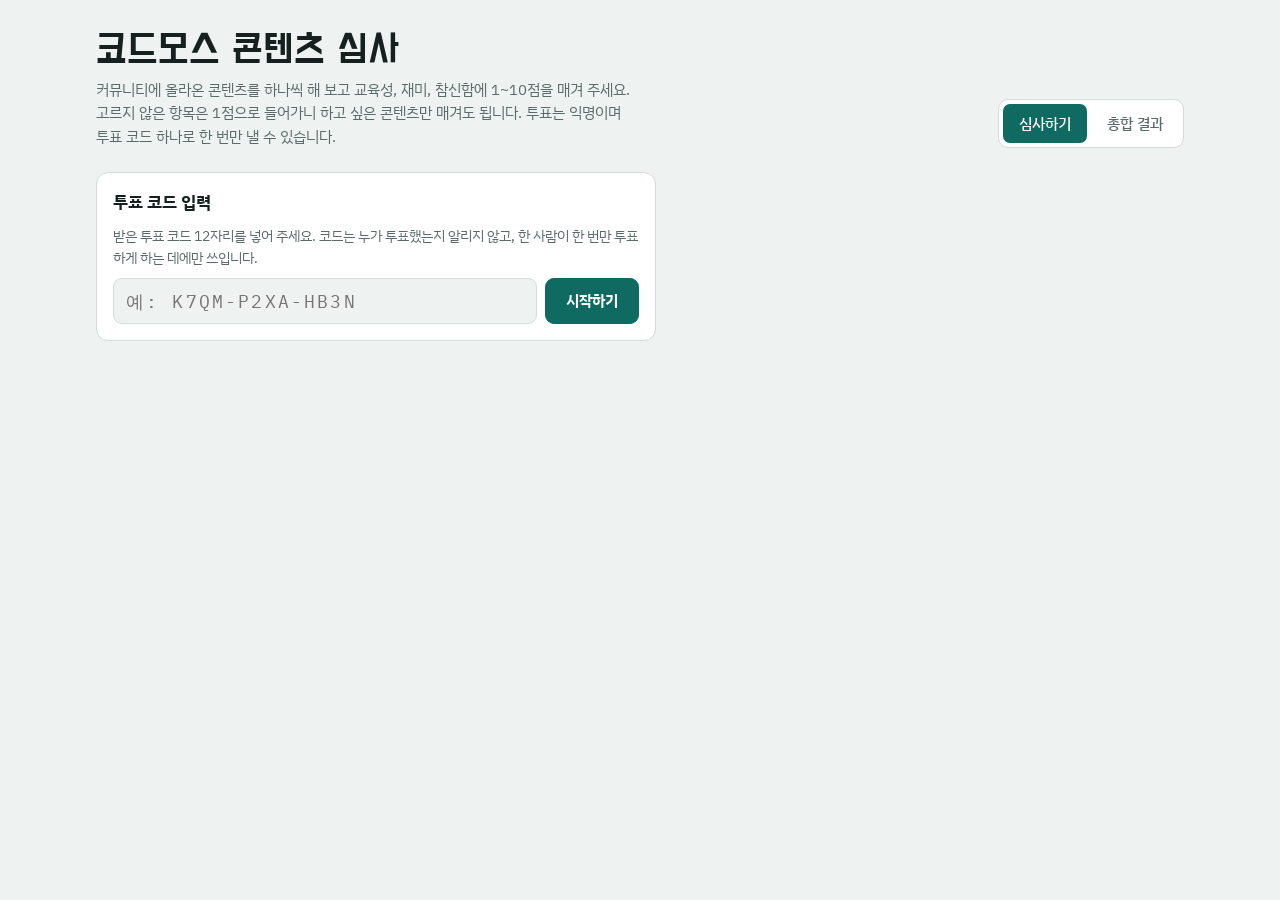
<file: src.html>
<!doctype html>
<html lang="ko">
<head>
<meta charset="utf-8">
<meta name="viewport" content="width=device-width, initial-scale=1, viewport-fit=cover">
<title>코드모스 콘텐츠 심사</title>
<link rel="preconnect" href="https://fonts.googleapis.com">
<link rel="preconnect" href="https://fonts.gstatic.com" crossorigin>
<link rel="stylesheet" href="https://fonts.googleapis.com/css2?family=Do+Hyeon&family=IBM+Plex+Sans+KR:wght@400;500;700&family=IBM+Plex+Mono:wght@500&display=swap">
<link rel="stylesheet" href="style.css">
</head>
<body>
<div class="wrap">
  <header class="top">
    <div>
      <h1>코드모스 콘텐츠 심사</h1>
      <p class="lead">커뮤니티에 올라온 콘텐츠를 하나씩 해 보고 교육성, 재미, 참신함에 1~10점을 매겨 주세요. 고르지 않은 항목은 1점으로 들어가니 하고 싶은 콘텐츠만 매겨도 됩니다. 투표는 익명이며 투표 코드 하나로 한 번만 낼 수 있습니다.</p>
    </div>
    <nav class="tabs" role="tablist">
      <button id="tab-vote" role="tab" aria-selected="true">심사하기</button>
      <button id="tab-result" role="tab" aria-selected="false">총합 결과</button>
    </nav>
  </header>
  <div id="status" class="notice" hidden></div>
</div>

<main id="view-vote">
  <div class="wrap">
    <section class="gate" id="gate">
      <h2>투표 코드 입력</h2>
      <p>받은 투표 코드 12자리를 넣어 주세요. 코드는 누가 투표했는지 알리지 않고, 한 사람이 한 번만 투표하게 하는 데에만 쓰입니다.</p>
      <form id="code-form">
        <input id="code-input" autocomplete="off" autocapitalize="characters" spellcheck="false" placeholder="예: K7QM-P2XA-HB3N" maxlength="18" aria-label="투표 코드">
        <button class="btn" id="code-go" type="submit">시작하기</button>
      </form>
      <div class="err" id="code-err" hidden></div>
    </section>

    <div id="ballot-area" hidden>
      <div class="who">
        <span>투표 코드 <code id="who-code"></code></span>
        <button class="linkbtn" id="switch-code" type="button">다른 코드로 바꾸기</button>
      </div>
      <div class="voted" id="voted" hidden>
        <p id="voted-text">이 코드로 투표를 냈습니다. 아래는 내가 낸 점수입니다.</p>
        <button class="btn ghost" id="cancel-vote" type="button">투표 취소하고 다시 하기</button>
        <div class="confirm" id="cancel-confirm" hidden>
          <span>낸 투표를 지우고 점수를 다시 고칩니다. 다시 제출해야 반영됩니다.</span>
          <button class="btn ghost" id="cancel-no" type="button">그대로 두기</button>
          <button class="btn" id="cancel-yes" type="button">투표 취소</button>
        </div>
      </div>
      <div class="legend">
        <span style="--c: var(--edu)">교육: 배울 거리가 있는가</span>
        <span style="--c: var(--fun)">재미: 즐겁게 할 수 있는가</span>
        <span style="--c: var(--novel)">참신: 새로운 생각이 담겼는가</span>
      </div>
      <div class="filters">
        <label><input type="checkbox" id="only-todo"> 아직 점수를 바꾸지 않은 것만 보기</label>
      </div>
    </div>
    <div class="grid" id="grid"></div>
  </div>
  <div class="bar" id="bar" hidden>
    <div class="wrap">
      <div class="progress">
        <div class="progress-text"><span id="progress-label"></span><span class="n" id="progress-n">0 / 0</span></div>
        <div class="track"><div class="fill" id="progress-fill"></div></div>
      </div>
      <button class="btn" id="submit" type="button" disabled>제출하기</button>
      <div class="confirm" id="confirm" hidden>
        <span>이대로 제출할까요? 나중에 취소하고 다시 낼 수 있습니다.</span>
        <button class="btn ghost" id="confirm-no" type="button">계속 고치기</button>
        <button class="btn" id="confirm-yes" type="button">최종 제출</button>
      </div>
    </div>
  </div>
</main>

<main id="view-result" hidden>
  <div class="wrap">
    <div id="result-body">
      <div class="stats">
        <div class="stat"><b id="st-voters">0</b><span>참여한 사람</span></div>
        <div class="stat"><b id="st-entries">0</b><span>심사한 콘텐츠</span></div>
        <div class="stat"><b id="st-comments">0</b><span>남긴 코멘트</span></div>
        <button class="btn ghost refresh" id="refresh" type="button">새로고침</button>
        <button class="btn ghost" id="export" type="button">JSON 내보내기</button>
      </div>
      <div class="sortbar" id="sortbar">정렬
        <button data-k="total" aria-pressed="true">총점</button>
        <button data-k="0">교육</button>
        <button data-k="1">재미</button>
        <button data-k="2">참신</button>
      </div>
      <ol class="ranks" id="ranks"></ol>
    </div>
  </div>
</main>

<script>
const ENTRIES = __ENTRIES__;
const CRITS = [
  { key: "edu", label: "교육", q: "교육적인 부분이 있는가?", c: "var(--edu)" },
  { key: "fun", label: "재미", q: "재미가 있는가?", c: "var(--fun)" },
  { key: "novel", label: "참신", q: "콘텐츠가 참신한가?", c: "var(--novel)" },
];
const $ = (id) => document.getElementById(id);
const store = {
  get(k) { try { return localStorage.getItem(k); } catch (e) { return null; } },
  set(k, v) { try { localStorage.setItem(k, v); } catch (e) {} },
  del(k) { try { localStorage.removeItem(k); } catch (e) {} },
};
const CODE_KEY = "codmos-score:code";
const DRAFT_PREFIX = "codmos-score:draft:";
const TAB_KEY = "codmos-score:tab";

// ── Firestore REST ──
// 보안 규칙은 game-projects/gardener-replaced/firestore.rules의 codmos 부분에 있다.
const PROJECT = "autofarm-station";
const API_KEY = "AIzaSyBRFowkjGME7XMab-YWqwMb6eT0QYLz730";
const DOC_ROOT = `projects/${PROJECT}/databases/(default)/documents`;
const API = "https://firestore.googleapis.com/v1/";

function enc(v) {
  if (typeof v === "string") return { stringValue: v };
  if (typeof v === "number") return Number.isInteger(v) ? { integerValue: String(v) } : { doubleValue: v };
  if (Array.isArray(v)) return { arrayValue: { values: v.map(enc) } };
  if (v && typeof v === "object") return { mapValue: { fields: encFields(v) } };
  return { nullValue: null };
}
function encFields(o) { const f = {}; for (const k in o) f[k] = enc(o[k]); return f; }
function dec(v) {
  if ("stringValue" in v) return v.stringValue;
  if ("integerValue" in v) return Number(v.integerValue);
  if ("doubleValue" in v) return v.doubleValue;
  if ("arrayValue" in v) return (v.arrayValue.values || []).map(dec);
  if ("mapValue" in v) return decFields(v.mapValue.fields || {});
  if ("timestampValue" in v) return v.timestampValue;
  return null;
}
function decFields(f) { const o = {}; for (const k in f) o[k] = dec(f[k]); return o; }

async function getDoc(path) {
  const r = await fetch(`${API}${DOC_ROOT}/${path}?key=${API_KEY}`);
  if (r.status === 404 || r.status === 403) return null;
  if (!r.ok) throw new Error("http " + r.status);
  const j = await r.json();
  return decFields(j.fields || {});
}
async function listBallots() {
  const out = [];
  let token = "";
  for (let i = 0; i < 20; i++) {
    const r = await fetch(`${API}${DOC_ROOT}/codmosBallots?pageSize=300&key=${API_KEY}${token ? "&pageToken=" + encodeURIComponent(token) : ""}`);
    if (!r.ok) throw new Error("http " + r.status);
    const j = await r.json();
    (j.documents || []).forEach((d) => out.push(decFields(d.fields || {})));
    if (!j.nextPageToken) break;
    token = j.nextPageToken;
  }
  return out;
}
async function commit(writes) {
  const r = await fetch(`${API}${DOC_ROOT}:commit?key=${API_KEY}`, {
    method: "POST", headers: { "Content-Type": "application/json" }, body: JSON.stringify({ writes }),
  });
  if (!r.ok) { const e = new Error("http " + r.status); e.status = r.status; throw e; }
}
const docName = (path) => `${DOC_ROOT}/${path}`;
// 코드가 유효하면 규칙이 읽기를 허용해 404(문서 없음)가, 무효하면 403이 온다.
async function checkCode(hh) {
  const r = await fetch(`${API}${DOC_ROOT}/codmosCodes/${hh}?key=${API_KEY}`);
  if (r.status === 404 || r.ok) return true;
  if (r.status === 403) return false;
  throw new Error("http " + r.status);
}

// ── 투표 코드 ──
function normCode(s) { return String(s || "").toUpperCase().replace(/[^A-Z0-9]/g, ""); }
function showCode(c) { return c.length === 12 ? [c.slice(0, 4), c.slice(4, 8), c.slice(8)].join("-") : c; }
async function hashCode(c) {
  const buf = await crypto.subtle.digest("SHA-256", new TextEncoder().encode("codmos-score:v1:" + c));
  return [...new Uint8Array(buf)].map((b) => b.toString(16).padStart(2, "0")).join("");
}
function newNonce() { const a = new Uint8Array(16); crypto.getRandomValues(a); return [...a].map((b) => b.toString(16).padStart(2, "0")).join(""); }

// ── 상태 ──
let code = null, h = null, myBallot = null, ballots = null, sortKey = "total", busy = false;
let draft = { scores: {}, comments: {} };
function loadDraft() {
  draft = { scores: {}, comments: {} };
  try { const s = JSON.parse(store.get(DRAFT_PREFIX + h) || "null"); if (s && s.scores) draft = { scores: s.scores, comments: s.comments || {} }; } catch (e) {}
}
function saveDraft() { if (h) store.set(DRAFT_PREFIX + h, JSON.stringify(draft)); }

// 점수를 고르지 않은 항목은 1점으로 낸다.
const DEFAULT_SCORES = [1, 1, 1];
function scoresOf(id) { const s = draft.scores[id]; return Array.isArray(s) && s.length === 3 && s.every((v) => v >= 1 && v <= 10) ? s : DEFAULT_SCORES.slice(); }
function isTouched(id) { return Array.isArray(draft.scores[id]); }
function locked() { return !code || !!myBallot; }
function showStatus(text, warn) { const el = $("status"); el.textContent = text || ""; el.className = "notice" + (warn ? " warn" : ""); el.hidden = !text; }

// ── 심사 카드 ──
function buildGrid() {
  const grid = $("grid");
  grid.textContent = "";
  ENTRIES.forEach((e, i) => {
    const card = document.createElement("article");
    card.className = "card"; card.id = "card-" + e.id;
    card.innerHTML = `
      <div class="thumb"><img loading="lazy" alt=""><span class="num"></span><span class="badge" hidden>매김</span></div>
      <div class="body">
        <h2 class="title"></h2>
        <p class="desc"></p>
        <div class="meta"><a target="_blank" rel="noopener" class="play">플레이하기 ↗</a><a target="_blank" rel="noopener" class="post">게시물 ↗</a></div>
        <div class="crits"></div>
        <div class="comment"><label for="cm-${e.id}">코멘트 (선택)</label><textarea id="cm-${e.id}" maxlength="500" placeholder="자유롭게 남겨 주세요"></textarea></div>
      </div>`;
    const img = card.querySelector("img");
    img.src = "thumbs/" + e.id + ".jpg"; img.alt = e.title + " 썸네일";
    card.querySelector(".num").textContent = String(i + 1).padStart(2, "0") + " / " + ENTRIES.length;
    card.querySelector(".title").textContent = e.title;
    const d = card.querySelector(".desc");
    if (e.desc) d.textContent = e.desc; else { d.textContent = "게시물에 설명이 없습니다."; d.classList.add("none"); }
    card.querySelector(".play").href = e.url;
    card.querySelector(".post").href = e.post;
    const crits = card.querySelector(".crits");
    CRITS.forEach((c, ci) => {
      const row = document.createElement("div");
      row.className = "crit"; row.style.setProperty("--c", c.c);
      row.innerHTML = `<div class="crit-head"><b></b><span class="val">-</span></div><div class="scale" role="radiogroup"></div>`;
      row.querySelector("b").textContent = c.q;
      const scale = row.querySelector(".scale");
      scale.setAttribute("aria-label", e.title + " " + c.label + " 점수");
      for (let v = 1; v <= 10; v++) {
        const b = document.createElement("button");
        b.type = "button"; b.textContent = v; b.dataset.ci = ci; b.dataset.v = v;
        b.setAttribute("role", "radio"); b.setAttribute("aria-label", v + "점");
        scale.appendChild(b);
      }
      crits.appendChild(row);
    });
    const ta = card.querySelector("textarea");
    ta.addEventListener("input", () => { draft.comments[e.id] = ta.value; saveDraft(); });
    card.addEventListener("click", (ev) => {
      const b = ev.target.closest(".scale button");
      if (!b || locked()) return;
      const s = scoresOf(e.id);
      s[+b.dataset.ci] = +b.dataset.v;
      draft.scores[e.id] = s;
      saveDraft();
      paintCard(e.id); paintProgress(); applyFilter();
    });
    grid.appendChild(card);
  });
}

function paintCard(id) {
  const card = $("card-" + id);
  const s = scoresOf(id);
  card.querySelectorAll(".scale").forEach((scale, ci) => {
    scale.querySelectorAll("button").forEach((b) => {
      const v = +b.dataset.v;
      b.classList.toggle("on", s[ci] === v);
      b.classList.toggle("lit", s[ci] > v);
      b.setAttribute("aria-checked", s[ci] === v ? "true" : "false");
      b.disabled = locked();
    });
    scale.parentElement.querySelector(".val").textContent = s[ci] ? s[ci] + " / 10" : "-";
  });
  const ta = card.querySelector("textarea");
  if (document.activeElement !== ta) ta.value = draft.comments[id] || "";
  ta.disabled = locked();
  const done = isTouched(id);
  card.classList.toggle("done", done);
  card.querySelector(".badge").hidden = !done;
}
function paintAll() { ENTRIES.forEach((e) => paintCard(e.id)); paintProgress(); applyFilter(); }
function doneCount() { return ENTRIES.filter((e) => isTouched(e.id)).length; }

function paintProgress() {
  $("bar").hidden = !code || !!myBallot;
  const n = doneCount(), total = ENTRIES.length;
  $("progress-n").textContent = n + " / " + total;
  $("progress-fill").style.width = (n / total * 100) + "%";
  $("progress-label").textContent = n === total ? "모든 콘텐츠에 점수를 매겼습니다" : "점수를 고르지 않은 항목은 1점으로 제출됩니다";
  $("submit").disabled = busy;
}
function applyFilter() {
  const only = $("only-todo").checked && !locked();
  ENTRIES.forEach((e) => { $("card-" + e.id).hidden = only && isTouched(e.id); });
}

// 화면 전체를 지금 상태에 맞춘다
function render() {
  $("gate").hidden = !!code;
  $("ballot-area").hidden = !code;
  if (code) $("who-code").textContent = showCode(code);
  $("voted").hidden = !myBallot;
  $("cancel-vote").hidden = false; $("cancel-confirm").hidden = true;
  $("only-todo").disabled = !!myBallot;
  if (myBallot) $("only-todo").checked = false;
  paintAll();
  paintResults();
}

// ── 코드 확인 ──
async function useCode(raw, quiet) {
  const c = normCode(raw);
  const err = $("code-err");
  err.hidden = true;
  if (c.length !== 12) { if (!quiet) { err.textContent = "코드는 영문과 숫자 12자리입니다."; err.hidden = false; } return; }
  $("code-go").disabled = true;
  try {
    const hh = await hashCode(c);
    const valid = await checkCode(hh);
    if (!valid) {
      if (!quiet) { err.textContent = "등록되지 않은 코드입니다. 받은 코드를 다시 확인해 주세요."; err.hidden = false; }
      else store.del(CODE_KEY);
      return;
    }
    const ballot = await getDoc("codmosBallots/" + hh);
    code = c; h = hh; store.set(CODE_KEY, c);
    if (ballot && ballot.scores) {
      myBallot = ballot;
      draft = { scores: ballot.scores, comments: ballot.comments || {} };
    } else {
      myBallot = null;
      loadDraft();
    }
    showStatus("", false);
    render();
  } catch (e) {
    err.textContent = "서버에 연결하지 못했습니다. 잠시 후 다시 시도해 주세요."; err.hidden = false;
  } finally { $("code-go").disabled = false; }
}
$("code-form").addEventListener("submit", (ev) => { ev.preventDefault(); useCode($("code-input").value, false); });
$("switch-code").addEventListener("click", () => {
  code = null; h = null; myBallot = null; draft = { scores: {}, comments: {} };
  store.del(CODE_KEY); $("code-input").value = ""; showStatus("", false);
  render(); $("code-input").focus();
});

// ── 제출 ──
$("only-todo").addEventListener("change", applyFilter);
$("submit").addEventListener("click", () => { $("submit").hidden = true; $("confirm").hidden = false; });
$("confirm-no").addEventListener("click", () => { $("confirm").hidden = true; $("submit").hidden = false; paintProgress(); });
$("confirm-yes").addEventListener("click", async () => {
  if (busy) return;
  busy = true; $("confirm-yes").disabled = true;
  try {
    const scores = {}, comments = {};
    ENTRIES.forEach((e) => {
      scores[e.id] = scoresOf(e.id).slice(0, 3);
      const t = (draft.comments[e.id] || "").trim();
      if (t) comments[e.id] = t.slice(0, 500);
    });
    const nonce = newNonce();
    await commit([
      { update: { name: docName("codmosKeys/" + h), fields: encFields({ code, nonce }) } },
      {
        update: { name: docName("codmosBallots/" + h), fields: encFields({ v: 1, scores, comments, nonce }) },
        updateTransforms: [{ fieldPath: "at", setToServerValue: "REQUEST_TIME" }],
        currentDocument: { exists: false },
      },
    ]);
    myBallot = { v: 1, scores, comments };
    store.del(DRAFT_PREFIX + h);
    $("confirm").hidden = true; $("submit").hidden = false;
    showStatus("투표를 제출했습니다. 총합 결과에서 지금까지의 점수를 볼 수 있습니다.", false);
    ballots = null;
    render();
    window.scrollTo({ top: 0, behavior: "smooth" });
  } catch (e) {
    if (e.status >= 400 && e.status < 500) {
      // 다른 기기에서 같은 코드로 이미 냈을 수 있다. 서버 상태를 다시 읽는다.
      $("confirm").hidden = true; $("submit").hidden = false;
      await useCode(code, true);
      showStatus(myBallot
        ? "이 코드로 이미 낸 투표가 있습니다. 다시 하려면 먼저 투표를 취소해 주세요."
        : "투표를 저장하지 못했습니다. 코드를 다시 확인해 주세요.", true);
    } else {
      showStatus("제출하지 못했습니다. 인터넷 연결을 확인하고 다시 눌러 주세요.", true);
    }
  } finally { busy = false; $("confirm-yes").disabled = false; paintProgress(); }
});

// ── 취소하고 다시 하기 ──
$("cancel-vote").addEventListener("click", () => { $("cancel-vote").hidden = true; $("cancel-confirm").hidden = false; });
$("cancel-no").addEventListener("click", () => { $("cancel-vote").hidden = false; $("cancel-confirm").hidden = true; });
$("cancel-yes").addEventListener("click", async () => {
  if (busy) return;
  busy = true; $("cancel-yes").disabled = true;
  try {
    await commit([
      { update: { name: docName("codmosKeys/" + h), fields: encFields({ code, nonce: newNonce() }) } },
      { delete: docName("codmosBallots/" + h) },
    ]);
    // 낸 점수를 그대로 두고 고칠 수 있게 한다
    draft = { scores: myBallot.scores || {}, comments: myBallot.comments || {} };
    saveDraft();
    myBallot = null; ballots = null;
    if (!$("view-result").hidden) setTab("vote");
    showStatus("투표를 취소했습니다. 점수를 고친 뒤 다시 제출해 주세요.", false);
    render();
  } catch (e) {
    showStatus("투표를 취소하지 못했습니다. 잠시 후 다시 시도해 주세요.", true);
  } finally { busy = false; $("cancel-yes").disabled = false; }
});

// ── 탭 ──
function setTab(which) {
  $("tab-vote").setAttribute("aria-selected", which === "vote");
  $("tab-result").setAttribute("aria-selected", which === "result");
  $("view-vote").hidden = which !== "vote";
  $("view-result").hidden = which !== "result";
  store.set(TAB_KEY, which);
  paintResults();
}
$("tab-vote").addEventListener("click", () => setTab("vote"));
$("tab-result").addEventListener("click", () => setTab("result"));
$("sortbar").addEventListener("click", (ev) => {
  const b = ev.target.closest("button"); if (!b) return;
  sortKey = b.dataset.k;
  $("sortbar").querySelectorAll("button").forEach((x) => x.setAttribute("aria-pressed", x === b));
  paintResults();
});
$("refresh").addEventListener("click", () => { ballots = null; paintResults(); });
$("export").addEventListener("click", () => {
  if (!ballots) return;
  const r2 = (v) => Math.round(v * 100) / 100;
  const rows = aggregate().sort((a, b) => b.total - a.total || b.n - a.n);
  const data = {
    exportedAt: new Date().toISOString(),
    voters: ballots.length,
    criteria: CRITS.map((c) => ({ key: c.key, question: c.q })),
    results: rows.map((r, i) => ({
      rank: i + 1, id: r.e.id, title: r.e.title, desc: r.e.desc, url: r.e.url, post: r.e.post,
      voters: r.n,
      avg: Object.fromEntries(CRITS.map((c, ci) => [c.key, r2(r.avg[ci])])),
      total: r2(r.total),
      comments: r.comments,
    })),
  };
  const blob = new Blob([JSON.stringify(data, null, 2)], { type: "application/json" });
  const a = document.createElement("a");
  a.href = URL.createObjectURL(blob);
  a.download = "codmos-score-results-" + new Date().toISOString().slice(0, 10) + ".json";
  document.body.appendChild(a); a.click(); a.remove();
  setTimeout(() => URL.revokeObjectURL(a.href), 1000);
});

// ── 총합 ──
function validScore(v) { return Number.isInteger(v) && v >= 1 && v <= 10; }
function aggregate() {
  const agg = {};
  ENTRIES.forEach((e) => { agg[e.id] = { sum: [0, 0, 0], n: 0, comments: [] }; });
  ballots.forEach((b) => {
    const sc = b && b.scores; if (!sc || typeof sc !== "object") return;
    ENTRIES.forEach((e) => {
      const s = sc[e.id];
      if (Array.isArray(s) && s.length === 3 && s.every(validScore)) {
        const a = agg[e.id]; a.n++; s.forEach((v, i) => { a.sum[i] += v; });
      }
      const c = b.comments && b.comments[e.id];
      if (typeof c === "string" && c.trim()) agg[e.id].comments.push(c.trim().slice(0, 500));
    });
  });
  return ENTRIES.map((e) => {
    const a = agg[e.id];
    const avg = a.sum.map((s) => (a.n ? s / a.n : 0));
    return { e, n: a.n, avg, total: avg[0] + avg[1] + avg[2], comments: shuffle(a.comments, e.id) };
  });
}
// 코멘트 순서로 누가 썼는지 짐작하지 못하게 콘텐츠마다 다른 고정 순서로 섞는다.
function shuffle(arr, seed) {
  let x = 2166136261; for (const ch of seed) x = Math.imul(x ^ ch.charCodeAt(0), 16777619);
  const a = arr.slice().sort();
  for (let i = a.length - 1; i > 0; i--) { x = Math.imul(x ^ (x >>> 13), 1274126177); const j = (x >>> 0) % (i + 1); [a[i], a[j]] = [a[j], a[i]]; }
  return a;
}
const fmt = (v) => v.toFixed(1);

let loading = false;
async function paintResults() {
  if ($("view-result").hidden) return;
  if (ballots === null) {
    if (loading) return;
    loading = true; $("refresh").disabled = true; $("export").disabled = true;
    $("ranks").innerHTML = '<p class="empty">결과를 불러오는 중입니다</p>';
    try { ballots = await listBallots(); }
    catch (e) { $("ranks").innerHTML = '<p class="empty">결과를 불러오지 못했습니다. 새로고침을 눌러 주세요.</p>'; return; }
    finally { loading = false; $("refresh").disabled = false; $("export").disabled = !ballots; }
  }
  const rows = aggregate();
  const key = sortKey === "total" ? (r) => r.total : (r) => r.avg[+sortKey];
  rows.sort((a, b) => key(b) - key(a) || b.total - a.total || b.n - a.n);
  $("st-voters").textContent = ballots.length;
  $("st-entries").textContent = ENTRIES.length;
  $("st-comments").textContent = rows.reduce((s, r) => s + r.comments.length, 0);
  const list = $("ranks");
  const open = new Set([...list.querySelectorAll("details[open]")].map((d) => d.dataset.id));
  list.textContent = "";
  if (!ballots.length) { const p = document.createElement("p"); p.className = "empty"; p.textContent = "아직 제출된 투표가 없습니다. 첫 투표가 들어오면 여기에 순위가 나타납니다."; list.appendChild(p); return; }
  let prev = null, rank = 0;
  rows.forEach((r, i) => {
    const v = key(r); if (v !== prev) { rank = i + 1; prev = v; }
    const li = document.createElement("li");
    li.className = "rank";
    li.innerHTML = `
      <div class="rank-main">
        <div class="rank-no"></div>
        <img class="rank-thumb" alt="" loading="lazy">
        <div class="rank-info"><h3 class="title"></h3><p class="desc"></p><div class="meta"><a target="_blank" rel="noopener" class="play">플레이하기 ↗</a></div><div class="bars"></div></div>
        <div class="total"><b></b><span></span></div>
      </div>`;
    li.querySelector(".rank-no").textContent = r.n ? rank : "-";
    li.querySelector(".rank-thumb").src = "thumbs/" + r.e.id + ".jpg";
    li.querySelector(".title").textContent = r.e.title;
    const d = li.querySelector(".desc");
    if (r.e.desc) d.textContent = r.e.desc; else { d.textContent = "게시물에 설명이 없습니다."; d.classList.add("none"); }
    li.querySelector(".play").href = r.e.url;
    const bars = li.querySelector(".bars");
    CRITS.forEach((c, ci) => {
      const m = document.createElement("div");
      m.className = "mini"; m.style.setProperty("--c", c.c);
      m.innerHTML = `<span></span><div class="t"><i></i></div><span class="v"></span>`;
      m.children[0].textContent = c.label;
      m.querySelector("i").style.width = (r.avg[ci] * 10) + "%";
      m.querySelector(".v").textContent = r.n ? fmt(r.avg[ci]) : "-";
      bars.appendChild(m);
    });
    li.querySelector(".total b").textContent = r.n ? (sortKey === "total" ? fmt(r.total) : fmt(r.avg[+sortKey])) : "-";
    li.querySelector(".total span").textContent = (sortKey === "total" ? "총점 / 30" : CRITS[+sortKey].label + " 평균 / 10") + " · " + r.n + "명";
    const det = document.createElement("details");
    det.dataset.id = r.e.id;
    if (open.has(r.e.id)) det.open = true;
    const sum = document.createElement("summary");
    sum.textContent = "코멘트 " + r.comments.length + "개";
    det.appendChild(sum);
    const ul = document.createElement("ul"); ul.className = "comments";
    if (!r.comments.length) { const x = document.createElement("li"); x.textContent = "아직 코멘트가 없습니다."; ul.appendChild(x); }
    r.comments.forEach((t) => { const x = document.createElement("li"); x.textContent = t; ul.appendChild(x); });
    det.appendChild(ul);
    li.appendChild(det);
    list.appendChild(li);
  });
}
window.addEventListener("hashchange", () => { if (location.hash === "#results") setTab("result"); else paintResults(); });

// ── 시작 ──
buildGrid();
render();
if (location.hash === "#results" || store.get(TAB_KEY) === "result") setTab("result");
const saved = store.get(CODE_KEY);
if (saved) useCode(saved, true);
</script>
</body>
</html>
</file>
<file: style.css>
/* 심사표: 위쪽 진행 막대 + 카드 목록, 아래 고정 제출 줄. 결과는 순위표. */
:root {
  --bg: #eef2f1;
  --surface: #ffffff;
  --ink: #15201f;
  --muted: #5b6b69;
  --line: #d3dcda;
  --accent: #0f6b62;
  --accent-ink: #ffffff;
  --accent-soft: #d6ebe7;
  --edu: #2f63c4;
  --fun: #d9822b;
  --novel: #7a4fc2;
  --warn: #b5432f;
  --font-display: "Do Hyeon", "IBM Plex Sans KR", system-ui, sans-serif;
  --font-body: "IBM Plex Sans KR", "Apple SD Gothic Neo", system-ui, sans-serif;
  --font-num: "IBM Plex Mono", ui-monospace, monospace;
}
@media (prefers-color-scheme: dark) {
  :root:not([data-theme="light"]) {
    --bg: #101716; --surface: #18211f; --ink: #e5ecea; --muted: #94a5a2; --line: #2c3a37;
    --accent: #3fb3a3; --accent-ink: #08201c; --accent-soft: #1d3632;
    --edu: #7aa3f0; --fun: #f0a65a; --novel: #b293ec; --warn: #ec8a75;
    color-scheme: dark;
  }
}
:root[data-theme="dark"] {
  --bg: #101716; --surface: #18211f; --ink: #e5ecea; --muted: #94a5a2; --line: #2c3a37;
  --accent: #3fb3a3; --accent-ink: #08201c; --accent-soft: #1d3632;
  --edu: #7aa3f0; --fun: #f0a65a; --novel: #b293ec; --warn: #ec8a75;
  color-scheme: dark;
}
* { box-sizing: border-box; }
body { background: var(--bg); color: var(--ink); font-family: var(--font-body); font-size: 15px; line-height: 1.55; }
.wrap { max-width: 1120px; margin: 0 auto; padding-left: max(16px, env(safe-area-inset-left, 0px)); padding-right: max(16px, env(safe-area-inset-right, 0px)); }
header.top { padding-block: 28px 8px; display: flex; flex-wrap: wrap; align-items: end; justify-content: space-between; gap: 16px; }
h1 { font-family: var(--font-display); font-weight: 400; font-size: clamp(28px, 5vw, 40px); line-height: 1.1; margin: 0; text-wrap: balance; }
.lead { margin: 6px 0 0; color: var(--muted); max-width: 60ch; }
.tabs { display: flex; gap: 4px; background: var(--surface); border: 1px solid var(--line); border-radius: 10px; padding: 4px; }
.tabs button { font: inherit; font-weight: 500; border: 0; background: transparent; color: var(--muted); padding: 8px 16px; border-radius: 7px; cursor: pointer; }
.tabs button[aria-selected="true"] { background: var(--accent); color: var(--accent-ink); }
.tabs button:focus-visible, button:focus-visible, a:focus-visible, textarea:focus-visible { outline: 2px solid var(--accent); outline-offset: 2px; }

.notice { margin-top: 16px; padding: 12px 16px; border-radius: 10px; background: var(--accent-soft); color: var(--ink); }
.notice.warn { background: color-mix(in srgb, var(--warn) 14%, var(--surface)); }
.legend { display: flex; flex-wrap: wrap; gap: 8px 20px; margin-top: 16px; color: var(--muted); font-size: 14px; }
.legend span::before { content: ""; display: inline-block; width: 10px; height: 10px; border-radius: 3px; margin-right: 6px; background: var(--c); vertical-align: 0; }

.filters { display: flex; flex-wrap: wrap; gap: 12px; align-items: center; margin-top: 16px; font-size: 14px; color: var(--muted); }
.filters label { display: inline-flex; gap: 6px; align-items: center; cursor: pointer; }

.grid { display: grid; grid-template-columns: repeat(auto-fill, minmax(min(100%, 330px), 1fr)); gap: 16px; padding-block: 16px 140px; }
.card { background: var(--surface); border: 1px solid var(--line); border-radius: 12px; overflow: hidden; display: flex; flex-direction: column; min-width: 0; }
.card.done { border-color: color-mix(in srgb, var(--accent) 55%, var(--line)); }
.thumb { position: relative; aspect-ratio: 16 / 9; max-width: 100%; background: var(--line); }
.thumb img { width: 100%; height: 100%; object-fit: cover; display: block; }
.num { position: absolute; left: 10px; top: 10px; font-family: var(--font-num); font-size: 12px; background: rgba(10, 20, 18, .72); color: #fff; padding: 2px 8px; border-radius: 6px; }
.badge { position: absolute; right: 10px; top: 10px; font-size: 12px; font-weight: 700; padding: 2px 8px; border-radius: 6px; background: var(--accent); color: var(--accent-ink); }
.body { padding: 14px 16px 16px; display: flex; flex-direction: column; gap: 10px; flex: 1; }
.title { font-weight: 700; font-size: 16px; line-height: 1.35; margin: 0; overflow-wrap: anywhere; }
.desc { margin: 0; color: var(--muted); font-size: 14px; }
.desc.none { font-style: italic; }
.meta { display: flex; flex-wrap: wrap; gap: 6px 14px; font-size: 14px; align-items: center; }
.meta a { color: var(--accent); font-weight: 700; text-decoration: none; }
.meta a:hover { text-decoration: underline; }
.meta .by { color: var(--muted); }

.crits { display: grid; gap: 12px; }
.crit { display: grid; gap: 6px; }
.crit-head { display: flex; justify-content: space-between; font-size: 14px; }
.crit-head b { font-weight: 500; }
.crit-head b::before { content: ""; display: inline-block; width: 8px; height: 8px; border-radius: 2px; background: var(--c); margin-right: 6px; vertical-align: 1px; }
.crit-head .val { font-family: var(--font-num); color: var(--muted); }
.scale { display: grid; grid-template-columns: repeat(10, 1fr); gap: 3px; }
.scale button { font-family: var(--font-num); font-size: 14px; min-height: 32px; padding: 0; border: 1px solid var(--line); background: var(--bg); color: var(--ink); border-radius: 5px; cursor: pointer; }
.scale button:hover:not(:disabled) { border-color: var(--c); }
.scale button.on { background: var(--c); border-color: var(--c); color: #fff; font-weight: 700; }
.scale button.lit { background: color-mix(in srgb, var(--c) 18%, var(--bg)); border-color: color-mix(in srgb, var(--c) 35%, var(--line)); }
.scale button:disabled { cursor: default; }
.comment textarea { width: 100%; font: inherit; font-size: 14px; min-height: 64px; resize: vertical; padding: 8px 10px; border: 1px solid var(--line); border-radius: 8px; background: var(--bg); color: var(--ink); }
.comment label { font-size: 14px; color: var(--muted); display: block; margin-bottom: 4px; }

.bar { position: fixed; left: 0; right: 0; bottom: 0; background: var(--surface); border-top: 1px solid var(--line); padding-bottom: env(safe-area-inset-bottom, 0px); z-index: 5; }
.bar .wrap { display: flex; flex-wrap: wrap; gap: 10px 16px; align-items: center; padding-block: 12px; }
.progress { flex: 1 1 220px; min-width: 0; }
.progress-text { font-size: 14px; display: flex; justify-content: space-between; gap: 8px; }
.progress-text .n { font-family: var(--font-num); }
.track { height: 8px; border-radius: 4px; background: var(--line); margin-top: 6px; overflow: hidden; }
.fill { height: 100%; background: var(--accent); width: 0; transition: width .25s; }
.btn { font: inherit; font-weight: 700; border: 1px solid var(--accent); background: var(--accent); color: var(--accent-ink); padding: 10px 20px; border-radius: 9px; cursor: pointer; }
.btn.ghost { background: transparent; color: var(--accent); }
.btn:disabled { opacity: .45; cursor: not-allowed; }
.confirm { display: flex; flex-wrap: wrap; gap: 8px; align-items: center; font-size: 14px; }

/* 결과 */
.stats { display: flex; flex-wrap: wrap; gap: 12px 32px; margin-top: 16px; }
.stat b { display: block; font-family: var(--font-num); font-size: 26px; line-height: 1.1; }
.stat span { font-size: 13px; color: var(--muted); }
.sortbar { display: flex; flex-wrap: wrap; gap: 6px; margin-top: 16px; align-items: center; font-size: 14px; color: var(--muted); }
.sortbar button { font: inherit; font-size: 14px; border: 1px solid var(--line); background: var(--surface); color: var(--ink); padding: 5px 12px; border-radius: 999px; cursor: pointer; }
.sortbar button[aria-pressed="true"] { border-color: var(--accent); background: var(--accent-soft); font-weight: 700; }
.ranks { list-style: none; margin: 16px 0 48px; padding: 0; display: grid; gap: 8px; }
.rank { background: var(--surface); border: 1px solid var(--line); border-radius: 12px; }
.rank-main { display: grid; grid-template-columns: 44px 112px minmax(0, 1fr) auto; gap: 14px; align-items: center; padding: 10px 14px; }
.rank-no { font-family: var(--font-display); font-size: 26px; text-align: center; color: var(--muted); }
.rank:nth-child(-n+3) .rank-no { color: var(--accent); }
.rank-thumb { width: 112px; aspect-ratio: 16 / 9; border-radius: 6px; object-fit: cover; display: block; background: var(--line); }
.rank-info { min-width: 0; }
.rank-info .title { font-size: 15px; }
.rank-info .desc { font-size: 13px; margin: 2px 0 4px; }
.rank-info .meta { font-size: 13px; margin-bottom: 6px; }
.bars { display: grid; gap: 3px; margin-top: 6px; max-width: 360px; }
.mini { display: grid; grid-template-columns: 34px 1fr 38px; gap: 8px; align-items: center; font-size: 12px; color: var(--muted); }
.mini .t { height: 6px; background: var(--line); border-radius: 3px; overflow: hidden; }
.mini .t i { display: block; height: 100%; background: var(--c); }
.mini .v { font-family: var(--font-num); text-align: right; color: var(--ink); }
.total { text-align: right; }
.total b { font-family: var(--font-num); font-size: 24px; display: block; line-height: 1.1; }
.total span { font-size: 12px; color: var(--muted); white-space: nowrap; }
.rank details { border-top: 1px solid var(--line); padding: 8px 14px 12px; }
.rank summary { cursor: pointer; font-size: 14px; color: var(--accent); font-weight: 500; }
.comments { list-style: none; margin: 8px 0 0; padding: 0; display: grid; gap: 6px; }
.comments li { background: var(--bg); border-radius: 8px; padding: 8px 12px; font-size: 14px; white-space: pre-wrap; overflow-wrap: anywhere; }
.empty { color: var(--muted); padding-block: 24px; }

@media (max-width: 560px) {
  .rank-main { grid-template-columns: 30px 80px minmax(0, 1fr); }
  .rank-thumb { width: 80px; }
  .total { grid-column: 2 / -1; text-align: left; display: flex; gap: 8px; align-items: baseline; }
  .total b { display: inline; font-size: 20px; }
}
@media (prefers-reduced-motion: reduce) { .fill { transition: none; } }

/* 투표 코드 */
:root { padding-top: env(safe-area-inset-top, 0px); padding-bottom: env(safe-area-inset-bottom, 0px); }
body { margin: 0; }
img { max-width: 100%; }
[hidden] { display: none !important; }
.gate { margin-top: 16px; background: var(--surface); border: 1px solid var(--line); border-radius: 12px; padding: 16px; display: grid; gap: 10px; max-width: 560px; }
.gate h2 { margin: 0; font-size: 17px; }
.gate p { margin: 0; color: var(--muted); font-size: 14px; }
.gate form { display: flex; flex-wrap: wrap; gap: 8px; }
.gate input { font-family: var(--font-num); font-size: 18px; letter-spacing: .12em; text-transform: uppercase; flex: 1 1 200px; min-width: 0; padding: 9px 12px; border: 1px solid var(--line); border-radius: 9px; background: var(--bg); color: var(--ink); }
.gate .err { color: var(--warn); font-size: 14px; }
.who { display: flex; flex-wrap: wrap; gap: 8px 16px; align-items: center; margin-top: 16px; font-size: 14px; color: var(--muted); }
.who code { font-family: var(--font-num); color: var(--ink); background: var(--surface); border: 1px solid var(--line); padding: 2px 8px; border-radius: 6px; }
.linkbtn { font: inherit; font-size: 14px; background: none; border: 0; color: var(--accent); cursor: pointer; padding: 0; text-decoration: underline; }
.voted { margin-top: 16px; background: var(--accent-soft); border-radius: 12px; padding: 14px 16px; display: flex; flex-wrap: wrap; gap: 10px 16px; align-items: center; }
.voted p { margin: 0; flex: 1 1 260px; }
.refresh { margin-left: auto; }
</file>
